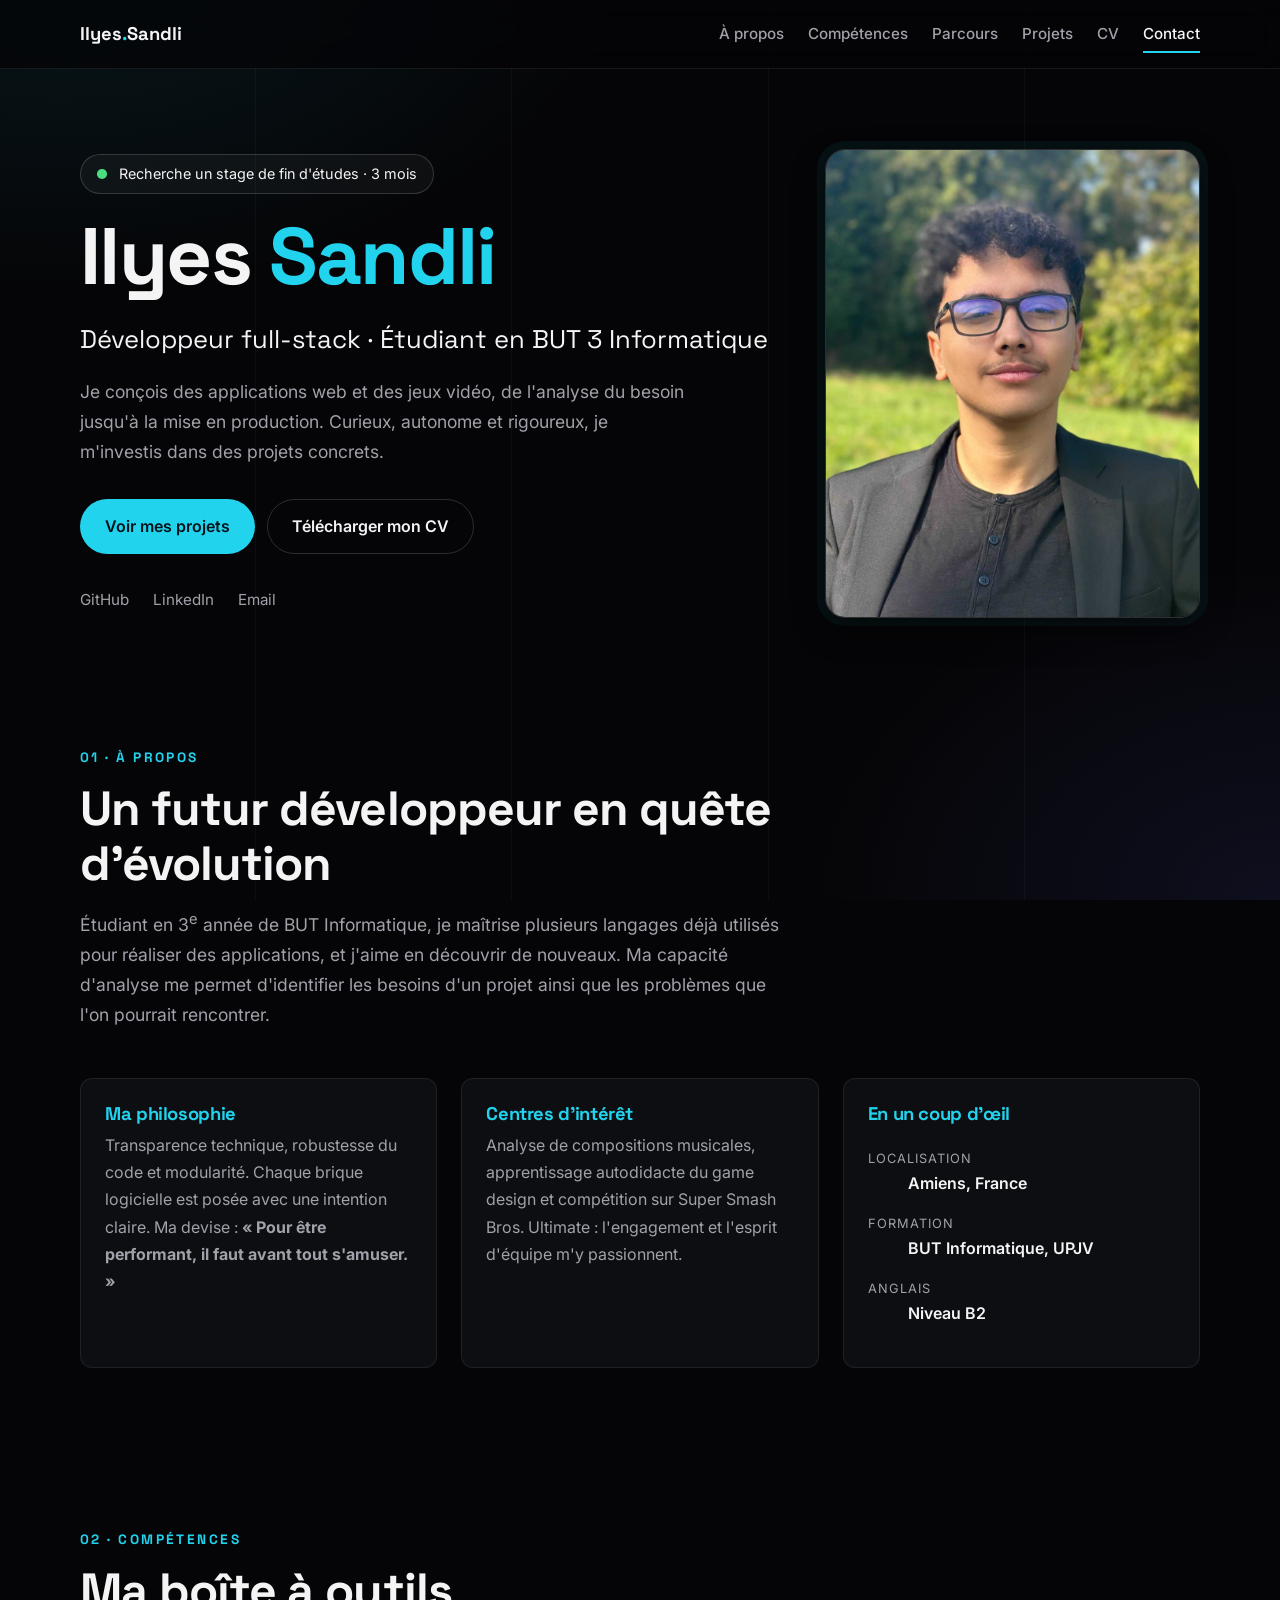
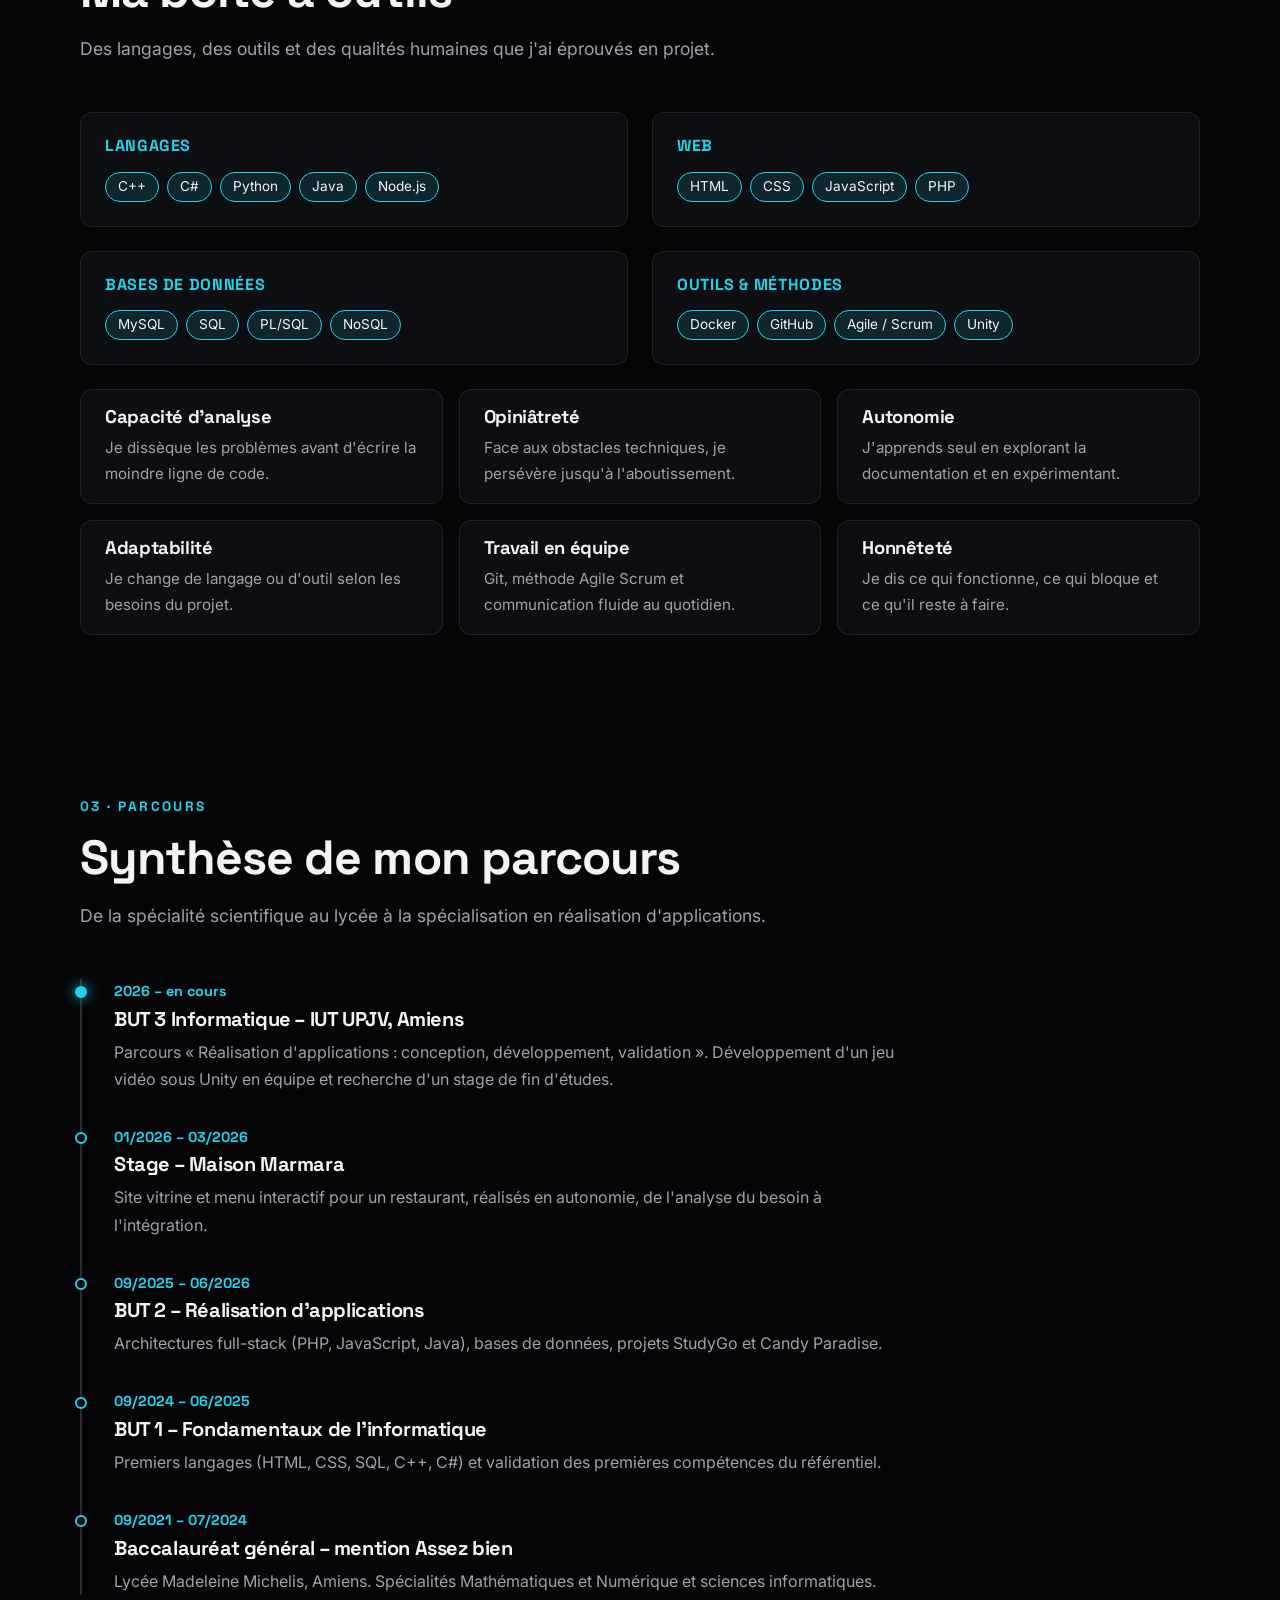
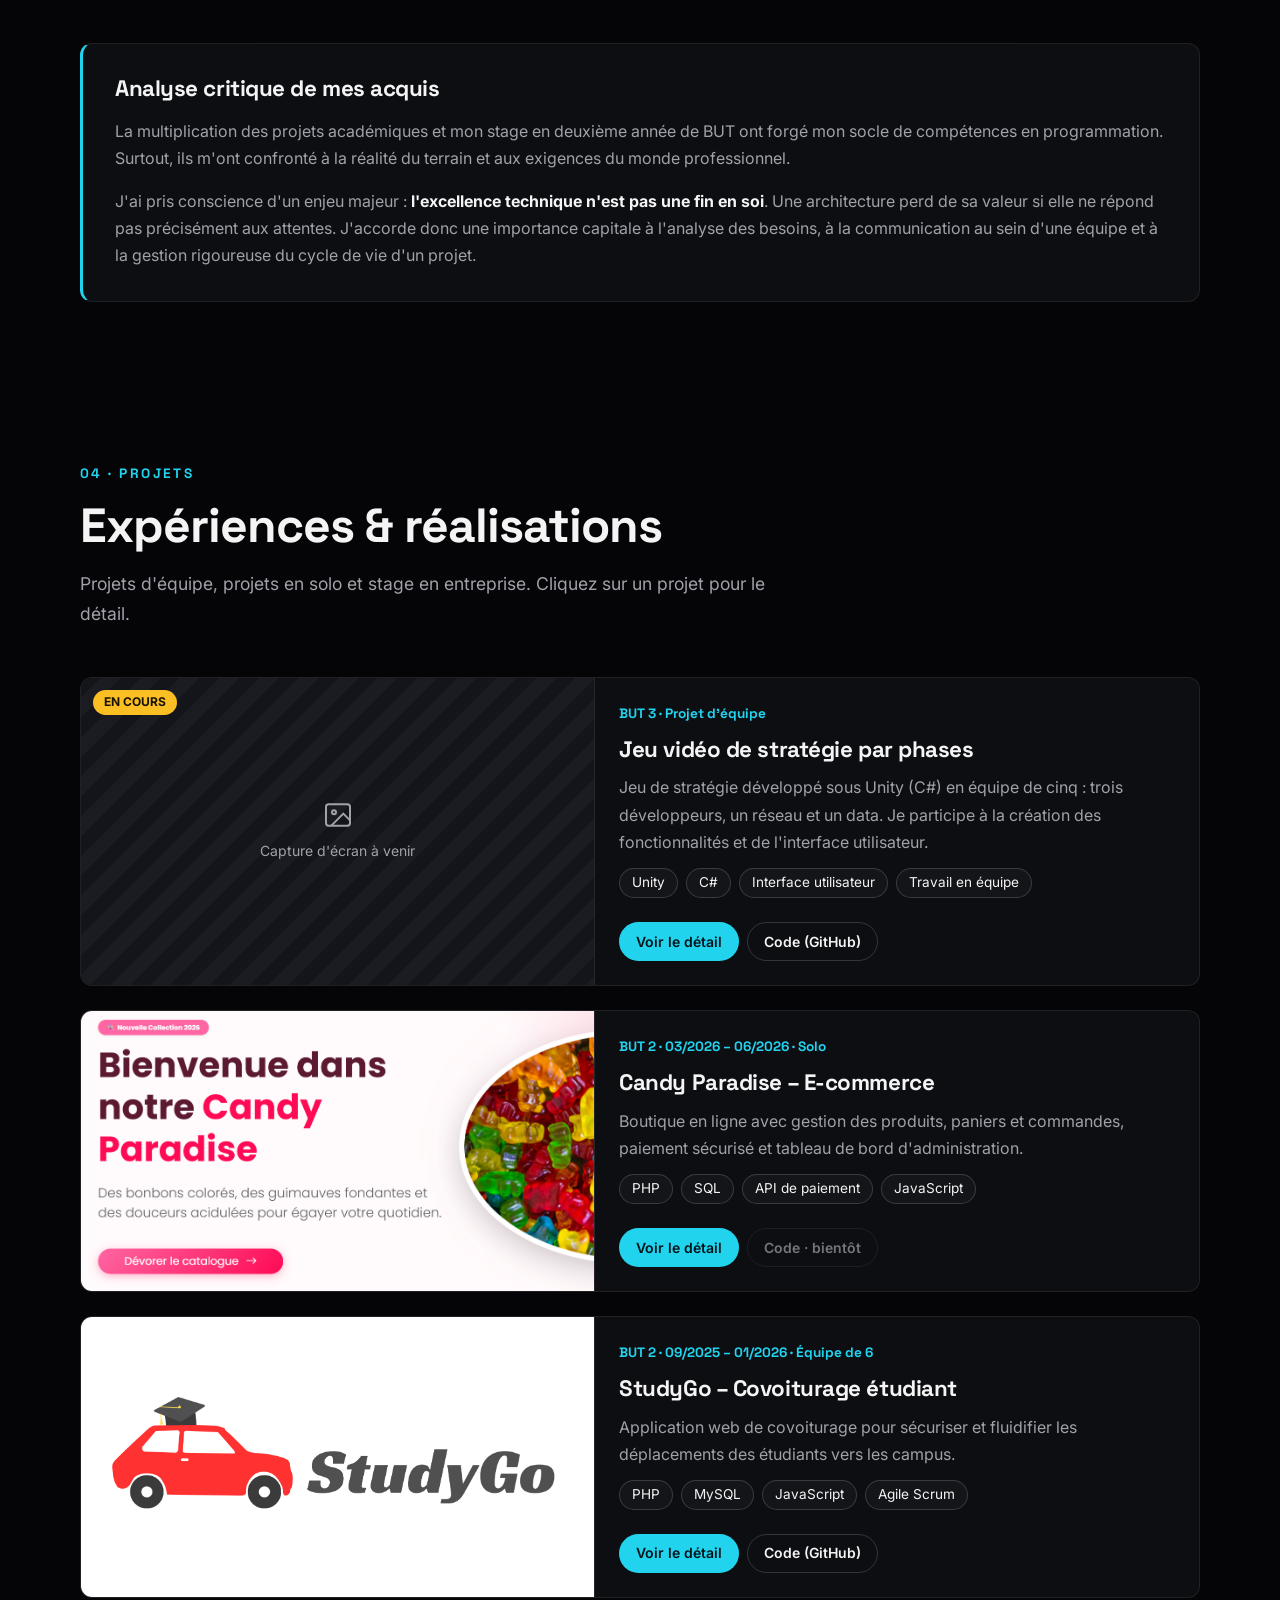
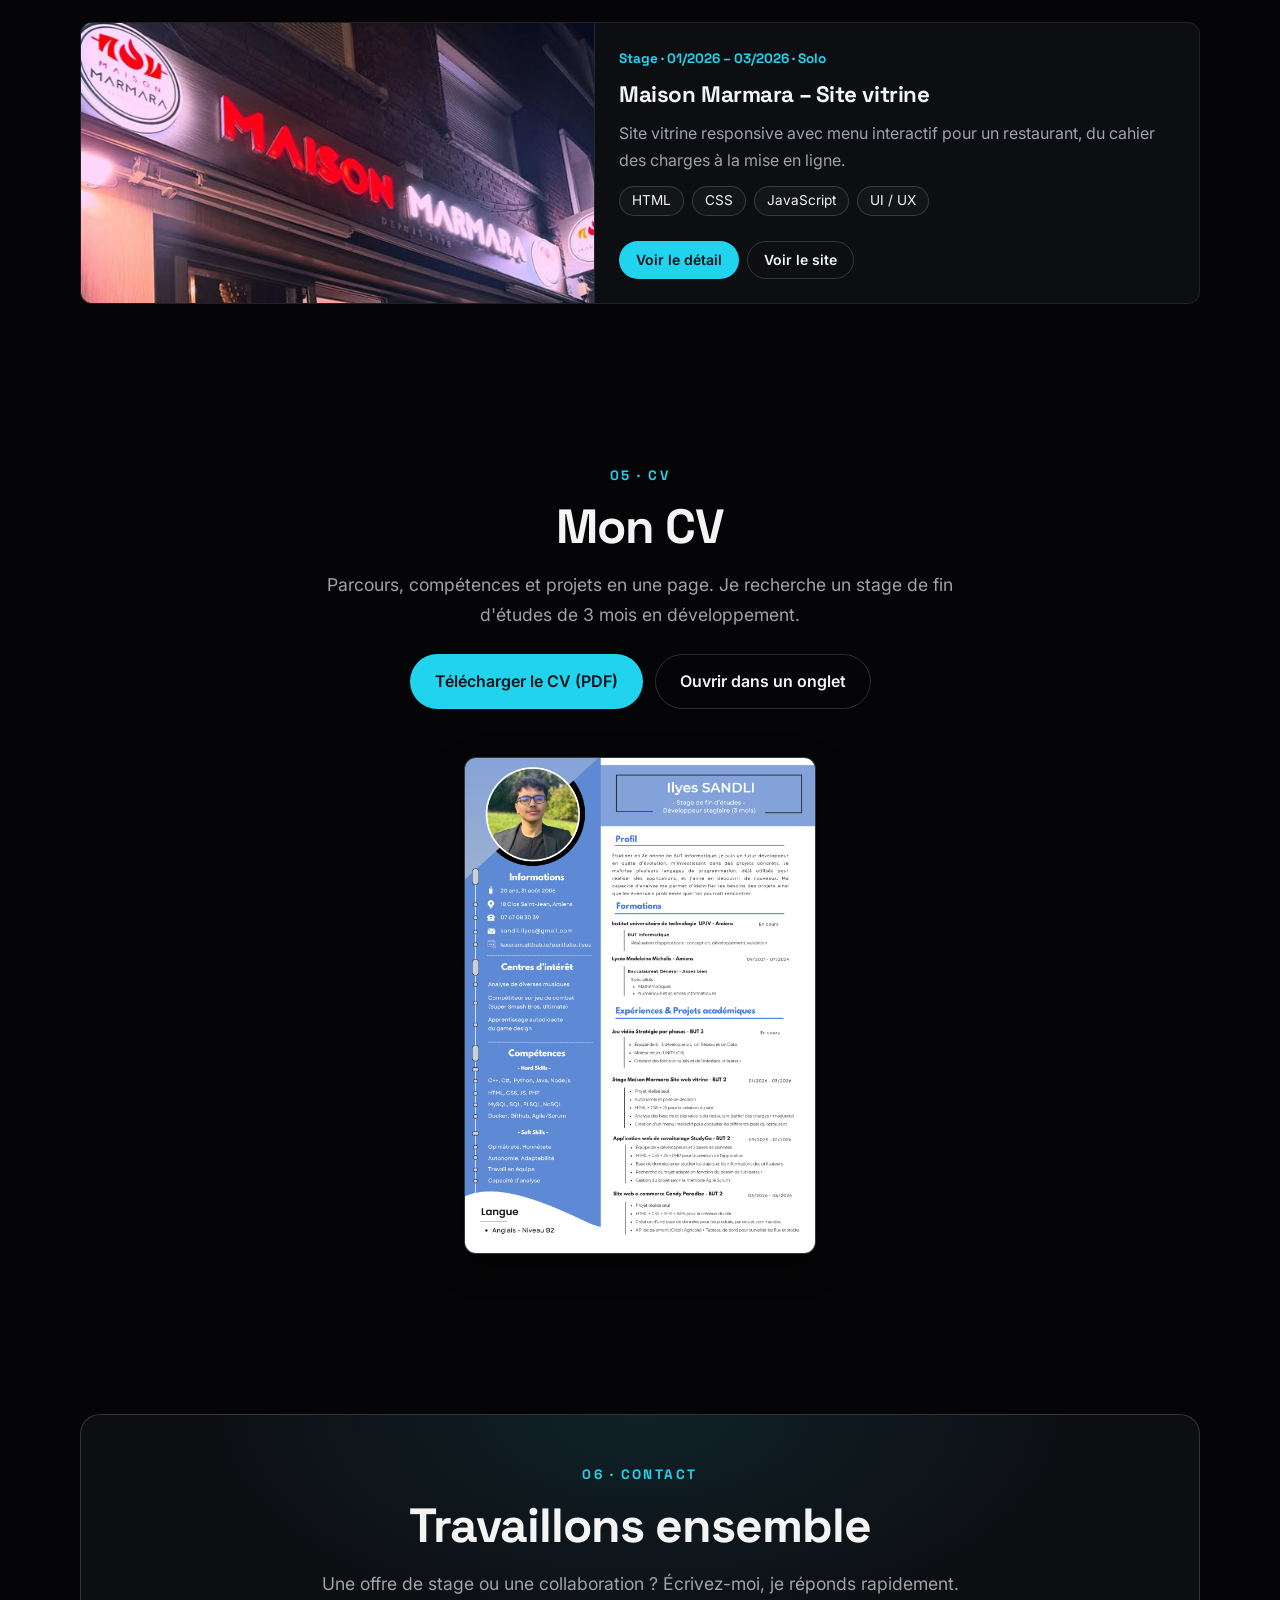
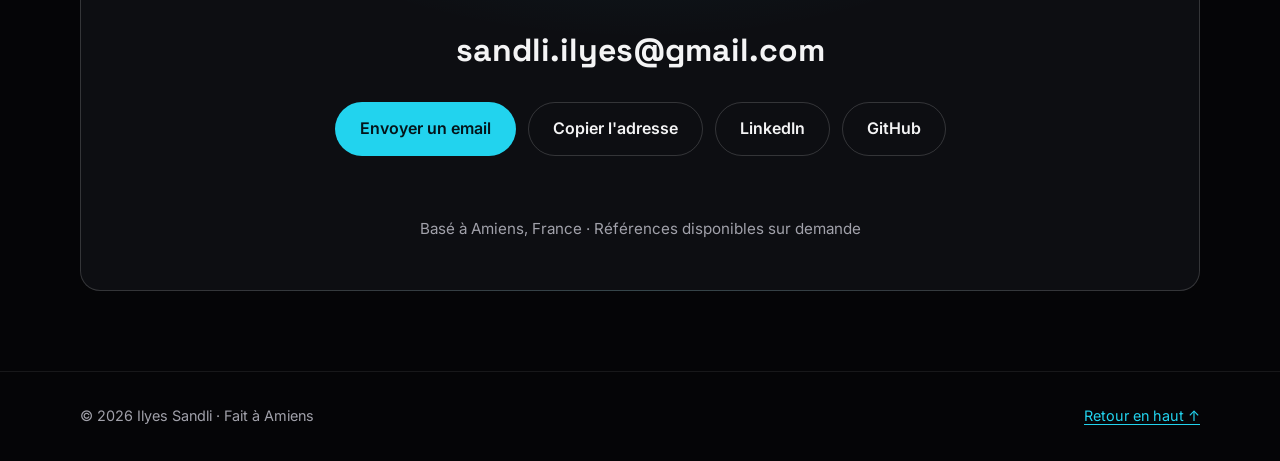
<file: index.html>
<!DOCTYPE html>
<html lang="fr">
<head>
    <meta charset="UTF-8">
    <meta name="viewport" content="width=device-width, initial-scale=1">
    <title>Ilyes Sandli – Développeur full-stack | Portfolio</title>
    <meta name="description" content="Portfolio d'Ilyes Sandli, étudiant en BUT 3 Informatique à Amiens, à la recherche d'un stage de fin d'études (3 mois) en développement : web, Unity, bases de données.">
    <meta name="author" content="Ilyes Sandli">
    <meta name="theme-color" content="#050507">
    <link rel="canonical" href="https://lexorom.github.io/portfolio-ilyes/">

    <meta property="og:type" content="website">
    <meta property="og:locale" content="fr_FR">
    <meta property="og:title" content="Ilyes Sandli – Développeur full-stack">
    <meta property="og:description" content="Étudiant en BUT 3 Informatique à Amiens, à la recherche d'un stage de fin d'études (3 mois).">
    <meta property="og:url" content="https://lexorom.github.io/portfolio-ilyes/">
    <meta property="og:image" content="https://lexorom.github.io/portfolio-ilyes/images/photo.jpg">
    <meta name="twitter:card" content="summary">

    <link rel="icon" href="images/favicon.svg" type="image/svg+xml">
    <link rel="preconnect" href="https://fonts.googleapis.com">
    <link rel="preconnect" href="https://fonts.gstatic.com" crossorigin>
    <link rel="stylesheet" href="https://fonts.googleapis.com/css2?family=Inter:wght@400;500;600&amp;family=Space+Grotesk:wght@500;700&amp;display=swap">
    <link rel="stylesheet" href="css/style.css">

    <script>document.documentElement.classList.add("js");</script>
    <script type="application/ld+json">
    {
        "@context": "https://schema.org",
        "@type": "Person",
        "name": "Ilyes Sandli",
        "jobTitle": "Étudiant en BUT Informatique – développeur",
        "url": "https://lexorom.github.io/portfolio-ilyes/",
        "image": "https://lexorom.github.io/portfolio-ilyes/images/photo.jpg",
        "address": { "@type": "PostalAddress", "addressLocality": "Amiens", "addressCountry": "FR" },
        "alumniOf": "Institut universitaire de technologie UPJV – Amiens",
        "knowsLanguage": ["fr", "en"],
        "sameAs": [
            "https://www.linkedin.com/in/ilyes-sandli-b37514383/",
            "https://github.com/lexorom"
        ]
    }
    </script>
</head>
<body>
    <a class="skip-link" href="#contenu">Aller au contenu</a>

    <div class="ambient" aria-hidden="true"></div>
    <div class="piano" id="piano" aria-hidden="true">
        <div class="piano__key"></div>
        <div class="piano__key"></div>
        <div class="piano__key"></div>
        <div class="piano__key"></div>
        <div class="piano__key"></div>
    </div>

    <header class="site-header">
        <div class="container site-header__inner">
            <a class="brand" href="#accueil">Ilyes<span>.</span>Sandli</a>
            <nav class="nav" aria-label="Navigation principale">
                <button class="nav__toggle" type="button" aria-expanded="false" aria-controls="nav-list">Menu</button>
                <ul class="nav__list" id="nav-list">
                    <li><a class="nav__link" href="#apropos">À propos</a></li>
                    <li><a class="nav__link" href="#competences">Compétences</a></li>
                    <li><a class="nav__link" href="#parcours">Parcours</a></li>
                    <li><a class="nav__link" href="#projets">Projets</a></li>
                    <li><a class="nav__link" href="#cv">CV</a></li>
                    <li><a class="nav__link" href="#contact">Contact</a></li>
                </ul>
            </nav>
        </div>
    </header>

    <main id="contenu">

        <!-- ================= ACCUEIL ================= -->
        <section class="hero" id="accueil" aria-labelledby="hero-title">
            <div class="container hero__grid">
                <div class="hero__text">
                    <p class="badge">
                        <span class="badge__dot" aria-hidden="true"></span>
                        Recherche un stage de fin d'études · 3 mois
                    </p>
                    <h1 class="hero__title" id="hero-title">Ilyes <span>Sandli</span></h1>
                    <p class="hero__role">Développeur full-stack · Étudiant en BUT 3 Informatique</p>
                    <p class="hero__lead">
                        Je conçois des applications web et des jeux vidéo, de l'analyse du besoin jusqu'à la mise en production.
                        Curieux, autonome et rigoureux, je m'investis dans des projets concrets.
                    </p>
                    <div class="hero__actions">
                        <a class="btn" href="#projets">Voir mes projets</a>
                        <a class="btn btn--ghost" href="fichiers/CV_ILYES_SANDLI.pdf" download>Télécharger mon CV</a>
                    </div>
                    <ul class="social" aria-label="Réseaux et contact">
                        <li><a class="social__link" href="https://github.com/lexorom" target="_blank" rel="noopener noreferrer">GitHub</a></li>
                        <li><a class="social__link" href="https://www.linkedin.com/in/ilyes-sandli-b37514383/" target="_blank" rel="noopener noreferrer">LinkedIn</a></li>
                        <li><a class="social__link" href="mailto:sandli.ilyes@gmail.com">Email</a></li>
                    </ul>
                </div>
                <figure class="hero__photo">
                    <img src="images/photo.jpg" alt="Portrait d'Ilyes Sandli" width="2248" height="2368" fetchpriority="high">
                </figure>
            </div>
        </section>

        <!-- ================= À PROPOS ================= -->
        <section class="section" id="apropos" aria-labelledby="apropos-title">
            <div class="container reveal">
                <header class="section__header">
                    <span class="section__eyebrow">01 · À propos</span>
                    <h2 class="section__title" id="apropos-title">Un futur développeur en quête d'évolution</h2>
                    <p class="section__lead">
                        Étudiant en 3<sup>e</sup> année de BUT Informatique, je maîtrise plusieurs langages déjà utilisés pour réaliser
                        des applications, et j'aime en découvrir de nouveaux. Ma capacité d'analyse me permet d'identifier les besoins
                        d'un projet ainsi que les problèmes que l'on pourrait rencontrer.
                    </p>
                </header>

                <div class="about__grid">
                    <article class="card">
                        <h3 class="card__title card__title--accent">Ma philosophie</h3>
                        <p>
                            Transparence technique, robustesse du code et modularité. Chaque brique logicielle est posée avec une
                            intention claire. Ma devise : <strong>« Pour être performant, il faut avant tout s'amuser. »</strong>
                        </p>
                    </article>
                    <article class="card">
                        <h3 class="card__title card__title--accent">Centres d'intérêt</h3>
                        <p>
                            Analyse de compositions musicales, apprentissage autodidacte du game design et compétition sur
                            Super Smash Bros. Ultimate : l'engagement et l'esprit d'équipe m'y passionnent.
                        </p>
                    </article>
                    <article class="card">
                        <h3 class="card__title card__title--accent">En un coup d'œil</h3>
                        <dl class="facts">
                            <div>
                                <dt class="facts__label">Localisation</dt>
                                <dd class="facts__value">Amiens, France</dd>
                            </div>
                            <div>
                                <dt class="facts__label">Formation</dt>
                                <dd class="facts__value">BUT Informatique, UPJV</dd>
                            </div>
                            <div>
                                <dt class="facts__label">Anglais</dt>
                                <dd class="facts__value">Niveau B2</dd>
                            </div>
                        </dl>
                    </article>
                </div>
            </div>
        </section>

        <!-- ================= COMPÉTENCES ================= -->
        <section class="section" id="competences" aria-labelledby="competences-title">
            <div class="container reveal">
                <header class="section__header">
                    <span class="section__eyebrow">02 · Compétences</span>
                    <h2 class="section__title" id="competences-title">Ma boîte à outils</h2>
                    <p class="section__lead">Des langages, des outils et des qualités humaines que j'ai éprouvés en projet.</p>
                </header>

                <div class="skills__grid">
                    <article class="card">
                        <h3 class="skills__group-title">Langages</h3>
                        <ul class="tags">
                            <li class="tag tag--accent">C++</li>
                            <li class="tag tag--accent">C#</li>
                            <li class="tag tag--accent">Python</li>
                            <li class="tag tag--accent">Java</li>
                            <li class="tag tag--accent">Node.js</li>
                        </ul>
                    </article>
                    <article class="card">
                        <h3 class="skills__group-title">Web</h3>
                        <ul class="tags">
                            <li class="tag tag--accent">HTML</li>
                            <li class="tag tag--accent">CSS</li>
                            <li class="tag tag--accent">JavaScript</li>
                            <li class="tag tag--accent">PHP</li>
                        </ul>
                    </article>
                    <article class="card">
                        <h3 class="skills__group-title">Bases de données</h3>
                        <ul class="tags">
                            <li class="tag tag--accent">MySQL</li>
                            <li class="tag tag--accent">SQL</li>
                            <li class="tag tag--accent">PL/SQL</li>
                            <li class="tag tag--accent">NoSQL</li>
                        </ul>
                    </article>
                    <article class="card">
                        <h3 class="skills__group-title">Outils &amp; méthodes</h3>
                        <ul class="tags">
                            <li class="tag tag--accent">Docker</li>
                            <li class="tag tag--accent">GitHub</li>
                            <li class="tag tag--accent">Agile / Scrum</li>
                            <li class="tag tag--accent">Unity</li>
                        </ul>
                    </article>
                </div>

                <ul class="soft-skills">
                    <li class="card">
                        <h3 class="card__title">Capacité d'analyse</h3>
                        <p>Je dissèque les problèmes avant d'écrire la moindre ligne de code.</p>
                    </li>
                    <li class="card">
                        <h3 class="card__title">Opiniâtreté</h3>
                        <p>Face aux obstacles techniques, je persévère jusqu'à l'aboutissement.</p>
                    </li>
                    <li class="card">
                        <h3 class="card__title">Autonomie</h3>
                        <p>J'apprends seul en explorant la documentation et en expérimentant.</p>
                    </li>
                    <li class="card">
                        <h3 class="card__title">Adaptabilité</h3>
                        <p>Je change de langage ou d'outil selon les besoins du projet.</p>
                    </li>
                    <li class="card">
                        <h3 class="card__title">Travail en équipe</h3>
                        <p>Git, méthode Agile Scrum et communication fluide au quotidien.</p>
                    </li>
                    <li class="card">
                        <h3 class="card__title">Honnêteté</h3>
                        <p>Je dis ce qui fonctionne, ce qui bloque et ce qu'il reste à faire.</p>
                    </li>
                </ul>
            </div>
        </section>

        <!-- ================= PARCOURS ================= -->
        <section class="section" id="parcours" aria-labelledby="parcours-title">
            <div class="container reveal">
                <header class="section__header">
                    <span class="section__eyebrow">03 · Parcours</span>
                    <h2 class="section__title" id="parcours-title">Synthèse de mon parcours</h2>
                    <p class="section__lead">De la spécialité scientifique au lycée à la spécialisation en réalisation d'applications.</p>
                </header>

                <ol class="timeline">
                    <li class="timeline__item timeline__item--current">
                        <span class="timeline__date">2026 – en cours</span>
                        <h3 class="timeline__title">BUT 3 Informatique – IUT UPJV, Amiens</h3>
                        <p>
                            Parcours « Réalisation d'applications : conception, développement, validation ».
                            Développement d'un jeu vidéo sous Unity en équipe et recherche d'un stage de fin d'études.
                        </p>
                    </li>
                    <li class="timeline__item">
                        <span class="timeline__date">01/2026 – 03/2026</span>
                        <h3 class="timeline__title">Stage – Maison Marmara</h3>
                        <p>Site vitrine et menu interactif pour un restaurant, réalisés en autonomie, de l'analyse du besoin à l'intégration.</p>
                    </li>
                    <li class="timeline__item">
                        <span class="timeline__date">09/2025 – 06/2026</span>
                        <h3 class="timeline__title">BUT 2 – Réalisation d'applications</h3>
                        <p>Architectures full-stack (PHP, JavaScript, Java), bases de données, projets StudyGo et Candy Paradise.</p>
                    </li>
                    <li class="timeline__item">
                        <span class="timeline__date">09/2024 – 06/2025</span>
                        <h3 class="timeline__title">BUT 1 – Fondamentaux de l'informatique</h3>
                        <p>Premiers langages (HTML, CSS, SQL, C++, C#) et validation des premières compétences du référentiel.</p>
                    </li>
                    <li class="timeline__item">
                        <span class="timeline__date">09/2021 – 07/2024</span>
                        <h3 class="timeline__title">Baccalauréat général – mention Assez bien</h3>
                        <p>Lycée Madeleine Michelis, Amiens. Spécialités Mathématiques et Numérique et sciences informatiques.</p>
                    </li>
                </ol>

                <article class="review">
                    <h3 class="review__title">Analyse critique de mes acquis</h3>
                    <p>
                        La multiplication des projets académiques et mon stage en deuxième année de BUT ont forgé mon socle de
                        compétences en programmation. Surtout, ils m'ont confronté à la réalité du terrain et aux exigences du monde
                        professionnel.
                    </p>
                    <p>
                        J'ai pris conscience d'un enjeu majeur : <strong>l'excellence technique n'est pas une fin en soi</strong>.
                        Une architecture perd de sa valeur si elle ne répond pas précisément aux attentes. J'accorde donc une
                        importance capitale à l'analyse des besoins, à la communication au sein d'une équipe et à la gestion
                        rigoureuse du cycle de vie d'un projet.
                    </p>
                </article>
            </div>
        </section>

        <!-- ================= PROJETS ================= -->
        <section class="section" id="projets" aria-labelledby="projets-title">
            <div class="container reveal">
                <header class="section__header">
                    <span class="section__eyebrow">04 · Projets</span>
                    <h2 class="section__title" id="projets-title">Expériences &amp; réalisations</h2>
                    <p class="section__lead">Projets d'équipe, projets en solo et stage en entreprise. Cliquez sur un projet pour le détail.</p>
                </header>

                <div class="projects__grid">

                    <!-- Projet Unity (en cours) -->
                    <article class="card project-card">
                        <div class="project-card__media">
                            <div class="placeholder" role="img" aria-label="Capture d'écran du jeu Unity à venir">
                                <svg viewBox="0 0 24 24" fill="none" stroke-width="1.5" aria-hidden="true"><rect x="3" y="4" width="18" height="16" rx="2"/><circle cx="9" cy="10" r="1.5"/><path d="m21 16-5-5-9 9"/></svg>
                                Capture d'écran à venir
                            </div>
                            <span class="project-card__status">En cours</span>
                        </div>
                        <div class="project-card__body">
                            <span class="project-card__meta">BUT 3 · Projet d'équipe</span>
                            <h3 class="project-card__title">Jeu vidéo de stratégie par phases</h3>
                            <p>
                                Jeu de stratégie développé sous Unity (C#) en équipe de cinq : trois développeurs, un réseau et un data.
                                Je participe à la création des fonctionnalités et de l'interface utilisateur.
                            </p>
                            <ul class="tags" aria-label="Technologies">
                                <li class="tag">Unity</li>
                                <li class="tag">C#</li>
                                <li class="tag">Interface utilisateur</li>
                                <li class="tag">Travail en équipe</li>
                            </ul>
                            <div class="project-card__actions">
                                <button class="btn btn--sm" type="button" data-dialog-open="project-unity">Voir le détail</button>
                                <a class="btn btn--sm btn--ghost" href="https://github.com/UserNem1/SAE-BUT3" target="_blank" rel="noopener noreferrer">Code (GitHub)</a>
                            </div>
                        </div>
                    </article>

                    <!-- Candy Paradise -->
                    <article class="card project-card">
                        <div class="project-card__media project-card__media--left">
                            <img src="images/e-commerce.png" alt="Page d'accueil du site e-commerce Candy Paradise" width="1707" height="640" loading="lazy">
                        </div>
                        <div class="project-card__body">
                            <span class="project-card__meta">BUT 2 · 03/2026 – 06/2026 · Solo</span>
                            <h3 class="project-card__title">Candy Paradise – E-commerce</h3>
                            <p>Boutique en ligne avec gestion des produits, paniers et commandes, paiement sécurisé et tableau de bord d'administration.</p>
                            <ul class="tags" aria-label="Technologies">
                                <li class="tag">PHP</li>
                                <li class="tag">SQL</li>
                                <li class="tag">API de paiement</li>
                                <li class="tag">JavaScript</li>
                            </ul>
                            <div class="project-card__actions">
                                <button class="btn btn--sm" type="button" data-dialog-open="project-candy">Voir le détail</button>
                                <a class="btn btn--sm btn--ghost" aria-disabled="true">Code · bientôt</a>
                            </div>
                        </div>
                    </article>

                    <!-- StudyGo -->
                    <article class="card project-card">
                        <div class="project-card__media project-card__media--contain">
                            <img src="images/study_go.png" alt="Logo de la plateforme de covoiturage StudyGo" width="1393" height="382" loading="lazy">
                        </div>
                        <div class="project-card__body">
                            <span class="project-card__meta">BUT 2 · 09/2025 – 01/2026 · Équipe de 6</span>
                            <h3 class="project-card__title">StudyGo – Covoiturage étudiant</h3>
                            <p>Application web de covoiturage pour sécuriser et fluidifier les déplacements des étudiants vers les campus.</p>
                            <ul class="tags" aria-label="Technologies">
                                <li class="tag">PHP</li>
                                <li class="tag">MySQL</li>
                                <li class="tag">JavaScript</li>
                                <li class="tag">Agile Scrum</li>
                            </ul>
                            <div class="project-card__actions">
                                <button class="btn btn--sm" type="button" data-dialog-open="project-studygo">Voir le détail</button>
                                <a class="btn btn--sm btn--ghost" href="https://github.com/Andy80130/SAE3_20252026" target="_blank" rel="noopener noreferrer">Code (GitHub)</a>
                            </div>
                        </div>
                    </article>

                    <!-- Maison Marmara -->
                    <article class="card project-card">
                        <div class="project-card__media">
                            <img src="images/marmara.png" alt="Site vitrine de la Maison Marmara" width="646" height="353" loading="lazy">
                        </div>
                        <div class="project-card__body">
                            <span class="project-card__meta">Stage · 01/2026 – 03/2026 · Solo</span>
                            <h3 class="project-card__title">Maison Marmara – Site vitrine</h3>
                            <p>Site vitrine responsive avec menu interactif pour un restaurant, du cahier des charges à la mise en ligne.</p>
                            <ul class="tags" aria-label="Technologies">
                                <li class="tag">HTML</li>
                                <li class="tag">CSS</li>
                                <li class="tag">JavaScript</li>
                                <li class="tag">UI / UX</li>
                            </ul>
                            <div class="project-card__actions">
                                <button class="btn btn--sm" type="button" data-dialog-open="project-marmara">Voir le détail</button>
                                <a class="btn btn--sm btn--ghost" href="projets/marmara/index.html" target="_blank" rel="noopener">Voir le site</a>
                            </div>
                        </div>
                    </article>
                </div>
            </div>
        </section>

        <!-- ================= CV ================= -->
        <section class="section" id="cv" aria-labelledby="cv-title">
            <div class="container reveal">
                <div class="cv__content">
                    <span class="section__eyebrow">05 · CV</span>
                    <h2 class="section__title" id="cv-title">Mon CV</h2>
                    <p class="section__lead">
                        Parcours, compétences et projets en une page. Je recherche un stage de fin d'études de 3 mois
                        en développement.
                    </p>
                    <div class="cv__actions">
                        <a class="btn" href="fichiers/CV_ILYES_SANDLI.pdf" download>Télécharger le CV (PDF)</a>
                        <a class="btn btn--ghost" href="fichiers/CV_ILYES_SANDLI.pdf" target="_blank" rel="noopener noreferrer">Ouvrir dans un onglet</a>
                    </div>
                    <button class="cv__preview" type="button" data-lightbox="images/CV_ILYES_SANDLI.png" data-lightbox-alt="CV d'Ilyes Sandli, étudiant en BUT 3 Informatique" aria-label="Agrandir l'aperçu du CV">
                        <img src="images/CV_ILYES_SANDLI.png" alt="Aperçu du CV d'Ilyes Sandli" width="1240" height="1754" loading="lazy">
                    </button>
                </div>
            </div>
        </section>

        <!-- ================= CONTACT ================= -->
        <section class="section" id="contact" aria-labelledby="contact-title">
            <div class="container reveal">
                <div class="contact__panel">
                    <span class="section__eyebrow">06 · Contact</span>
                    <h2 class="section__title" id="contact-title">Travaillons ensemble</h2>
                    <p class="section__lead">Une offre de stage ou une collaboration ? Écrivez-moi, je réponds rapidement.</p>
                    <a class="contact__email" href="mailto:sandli.ilyes@gmail.com?subject=Contact%20depuis%20votre%20portfolio" id="contact-email">sandli.ilyes@gmail.com</a>
                    <div class="contact__actions">
                        <a class="btn" href="mailto:sandli.ilyes@gmail.com?subject=Contact%20depuis%20votre%20portfolio">Envoyer un email</a>
                        <button class="btn btn--ghost" type="button" id="copy-email">Copier l'adresse</button>
                        <a class="btn btn--ghost" href="https://www.linkedin.com/in/ilyes-sandli-b37514383/" target="_blank" rel="noopener noreferrer">LinkedIn</a>
                        <a class="btn btn--ghost" href="https://github.com/lexorom" target="_blank" rel="noopener noreferrer">GitHub</a>
                    </div>
                    <p class="contact__status" id="copy-status" role="status" aria-live="polite"></p>
                    <p class="contact__meta">Basé à Amiens, France · Références disponibles sur demande</p>
                </div>
            </div>
        </section>
    </main>

    <footer class="site-footer">
        <div class="container site-footer__inner">
            <p>© <span id="year">2026</span> Ilyes Sandli · Fait à Amiens</p>
            <a href="#accueil">Retour en haut ↑</a>
        </div>
    </footer>

    <!-- ================= FENÊTRES DE DÉTAIL DES PROJETS ================= -->
    <dialog class="dialog" id="project-unity" aria-labelledby="project-unity-title">
        <button class="dialog__close" type="button" data-dialog-close aria-label="Fermer">×</button>
        <div class="dialog__body">
            <span class="project-card__meta">BUT 3 · Projet d'équipe · En cours</span>
            <h3 class="dialog__title" id="project-unity-title">Jeu vidéo de stratégie par phases</h3>
            <p>Jeu de stratégie par phases développé sous Unity, dans le cadre du projet de troisième année de BUT.</p>

            <h4 class="dialog__heading">Contexte</h4>
            <ul class="dialog__list">
                <li>Équipe de 5 : 3 développeurs, 1 réseau et 1 data.</li>
                <li>Moteur de jeu Unity, langage C#.</li>
            </ul>

            <h4 class="dialog__heading">Ma contribution</h4>
            <ul class="dialog__list">
                <li>Création des fonctionnalités du jeu.</li>
                <li>Conception et développement de l'interface utilisateur.</li>
                <!-- TODO : détailler les fonctionnalités réalisées (systèmes de phases, IA, UI…) -->
            </ul>

            <ul class="tags" aria-label="Technologies">
                <li class="tag tag--accent">Unity</li>
                <li class="tag tag--accent">C#</li>
                <li class="tag tag--accent">Interface utilisateur</li>
                <li class="tag tag--accent">Travail en équipe</li>
            </ul>

            <h4 class="dialog__heading">Aperçus</h4>
            <div class="gallery">
                <!-- TODO : remplacer ces espaces par des <button class="gallery__item" data-lightbox="images/…"><img …></button> -->
                <div class="gallery__item gallery__item--placeholder"><div class="placeholder" role="img" aria-label="Capture d'écran à venir">Capture d'écran à venir</div></div>
                <div class="gallery__item gallery__item--placeholder"><div class="placeholder" role="img" aria-label="Capture d'écran à venir">Capture d'écran à venir</div></div>
            </div>

            <div class="dialog__actions">
                <a class="btn btn--sm btn--ghost" href="https://github.com/UserNem1/SAE-BUT3" target="_blank" rel="noopener noreferrer">Code (GitHub)</a>
                <a class="btn btn--sm btn--ghost" aria-disabled="true">Vidéo · bientôt</a>
            </div>
        </div>
    </dialog>

    <dialog class="dialog" id="project-candy" aria-labelledby="project-candy-title">
        <button class="dialog__close" type="button" data-dialog-close aria-label="Fermer">×</button>
        <div class="dialog__body">
            <span class="project-card__meta">BUT 2 · 03/2026 – 06/2026 · Projet réalisé seul</span>
            <h3 class="dialog__title" id="project-candy-title">Candy Paradise – Site e-commerce</h3>
            <p>Plateforme marchande complète avec backoffice d'administration et paiement en ligne sécurisé.</p>

            <h4 class="dialog__heading">Ce que j'ai réalisé</h4>
            <ul class="dialog__list">
                <li>Conception de la base de données : produits, paniers et commandes.</li>
                <li>Gestion complète du panier et du cycle de commande.</li>
                <li>Intégration de l'API de paiement (Crédit Agricole, e-Transactions) avec sécurisation des flux.</li>
                <li>Tableau de bord d'administration pour surveiller les flux et les stocks.</li>
            </ul>

            <ul class="tags" aria-label="Technologies">
                <li class="tag tag--accent">HTML</li>
                <li class="tag tag--accent">CSS</li>
                <li class="tag tag--accent">PHP</li>
                <li class="tag tag--accent">SQL</li>
                <li class="tag tag--accent">API de paiement</li>
                <li class="tag tag--accent">Sécurité web</li>
            </ul>

            <h4 class="dialog__heading">Aperçus</h4>
            <div class="gallery">
                <button class="gallery__item" type="button" data-lightbox="images/ecommerce_num1.png" data-lightbox-alt="Candy Paradise – capture 1">
                    <img src="images/ecommerce_num1.png" alt="Candy Paradise – capture d'écran 1" width="1812" height="918" loading="lazy">
                </button>
                <button class="gallery__item" type="button" data-lightbox="images/ecommerce_num2.png" data-lightbox-alt="Candy Paradise – capture 2">
                    <img src="images/ecommerce_num2.png" alt="Candy Paradise – capture d'écran 2" width="1817" height="903" loading="lazy">
                </button>
                <button class="gallery__item" type="button" data-lightbox="images/ecommerce_num3.png" data-lightbox-alt="Candy Paradise – capture 3">
                    <img src="images/ecommerce_num3.png" alt="Candy Paradise – capture d'écran 3" width="1813" height="900" loading="lazy">
                </button>
            </div>

            <div class="dialog__actions">
                <a class="btn btn--sm btn--ghost" aria-disabled="true">Code · bientôt</a>
            </div>
        </div>
    </dialog>

    <dialog class="dialog" id="project-studygo" aria-labelledby="project-studygo-title">
        <button class="dialog__close" type="button" data-dialog-close aria-label="Fermer">×</button>
        <div class="dialog__body">
            <span class="project-card__meta">BUT 2 · 09/2025 – 01/2026 · Équipe de 4 développeurs et 2 bases de données</span>
            <h3 class="dialog__title" id="project-studygo-title">StudyGo – Plateforme de covoiturage</h3>
            <p>Application web de mise en relation pour le covoiturage universitaire.</p>

            <h4 class="dialog__heading">Fonctionnalités</h4>
            <ul class="dialog__list">
                <li>Authentification stricte des étudiants et des professeurs.</li>
                <li>Publication, réservation, édition et suppression de trajets, avec messagerie.</li>
                <li>Recherche du trajet adapté au besoin de l'utilisateur.</li>
                <li>Modules de sécurité : signalement et liste noire.</li>
                <li>Base de données des trajets et des informations utilisateurs.</li>
                <li>Gestion du projet selon la méthode Agile Scrum.</li>
            </ul>

            <ul class="tags" aria-label="Technologies">
                <li class="tag tag--accent">PHP</li>
                <li class="tag tag--accent">MySQL</li>
                <li class="tag tag--accent">HTML</li>
                <li class="tag tag--accent">CSS</li>
                <li class="tag tag--accent">JavaScript</li>
                <li class="tag tag--accent">Agile Scrum</li>
            </ul>

            <h4 class="dialog__heading">Aperçus</h4>
            <div class="gallery">
                <button class="gallery__item" type="button" data-lightbox="images/study_go_num1.png" data-lightbox-alt="StudyGo – capture 1">
                    <img src="images/study_go_num1.png" alt="StudyGo – capture d'écran 1" width="863" height="545" loading="lazy">
                </button>
                <button class="gallery__item" type="button" data-lightbox="images/study_go_num2.png" data-lightbox-alt="StudyGo – capture 2">
                    <img src="images/study_go_num2.png" alt="StudyGo – capture d'écran 2" width="827" height="556" loading="lazy">
                </button>
                <button class="gallery__item" type="button" data-lightbox="images/study_go_num3.png" data-lightbox-alt="StudyGo – capture 3">
                    <img src="images/study_go_num3.png" alt="StudyGo – capture d'écran 3" width="911" height="484" loading="lazy">
                </button>
            </div>

            <div class="dialog__actions">
                <a class="btn btn--sm btn--ghost" href="https://github.com/Andy80130/SAE3_20252026" target="_blank" rel="noopener noreferrer">Code (GitHub)</a>
            </div>
        </div>
    </dialog>

    <dialog class="dialog" id="project-marmara" aria-labelledby="project-marmara-title">
        <button class="dialog__close" type="button" data-dialog-close aria-label="Fermer">×</button>
        <div class="dialog__body">
            <span class="project-card__meta">Stage · 01/2026 – 03/2026 · Projet réalisé seul</span>
            <h3 class="dialog__title" id="project-marmara-title">Maison Marmara – Site vitrine</h3>
            <p>Mission de stage : site vitrine responsive avec menu interactif pour un établissement de restauration.</p>

            <h4 class="dialog__heading">Ce que j'ai réalisé</h4>
            <ul class="dialog__list">
                <li>Analyse des besoins et des valeurs du restaurant : cahier des charges et maquettes.</li>
                <li>Menu interactif pour consulter les plats, avec animations fluides (zoom sur les produits, navigation paginée).</li>
                <li>Intégration entièrement responsive.</li>
                <li>Prises de vue photographiques sur place.</li>
                <li>Section dédiée aux autres établissements de l'enseigne.</li>
            </ul>
            <p>Autonomie et prise de décision tout au long de la mission, avec validation par les maîtres de stage.</p>

            <ul class="tags" aria-label="Technologies">
                <li class="tag tag--accent">HTML</li>
                <li class="tag tag--accent">CSS</li>
                <li class="tag tag--accent">JavaScript</li>
                <li class="tag tag--accent">UI / UX</li>
                <li class="tag tag--accent">Sécurité web</li>
            </ul>

            <h4 class="dialog__heading">Aperçus</h4>
            <div class="gallery">
                <button class="gallery__item" type="button" data-lightbox="images/marmara_num1.png" data-lightbox-alt="Maison Marmara – capture 1">
                    <img src="images/marmara_num1.png" alt="Maison Marmara – capture d'écran 1" width="1837" height="901" loading="lazy">
                </button>
                <button class="gallery__item" type="button" data-lightbox="images/marmara_num2.png" data-lightbox-alt="Maison Marmara – capture 2">
                    <img src="images/marmara_num2.png" alt="Maison Marmara – capture d'écran 2" width="1836" height="887" loading="lazy">
                </button>
                <button class="gallery__item" type="button" data-lightbox="images/marmara_num3.png" data-lightbox-alt="Maison Marmara – capture 3">
                    <img src="images/marmara_num3.png" alt="Maison Marmara – capture d'écran 3" width="1393" height="881" loading="lazy">
                </button>
            </div>

            <div class="dialog__actions">
                <a class="btn btn--sm btn--ghost" href="projets/marmara/index.html" target="_blank" rel="noopener">Voir le site</a>
            </div>
        </div>
    </dialog>

    <!-- Aperçu plein écran (CV et captures) -->
    <dialog class="dialog dialog--lightbox" id="lightbox" aria-label="Aperçu en plein écran">
        <img id="lightbox-img" alt="">
    </dialog>

    <script src="js/main.js" defer></script>
    <script src="js/dialogs.js" defer></script>
    <script src="js/piano.js" defer></script>
</body>
</html>
</file>
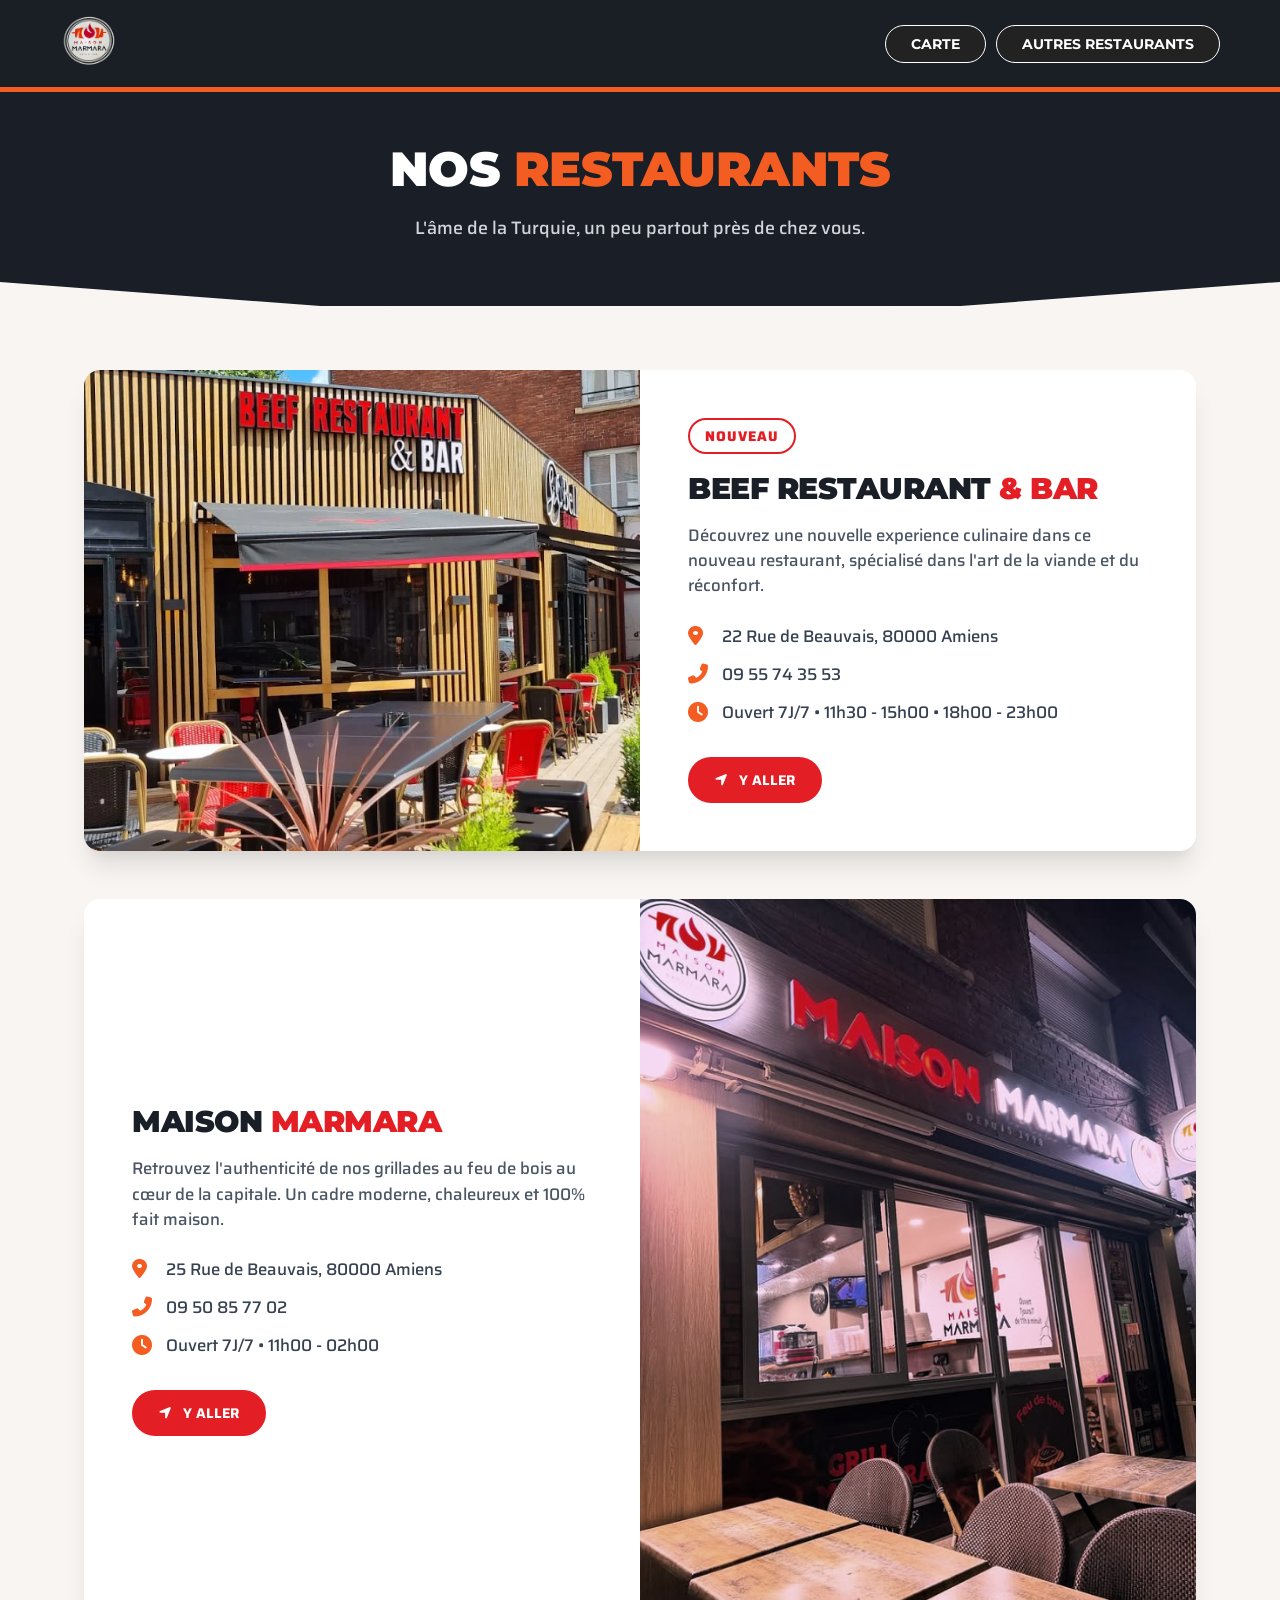
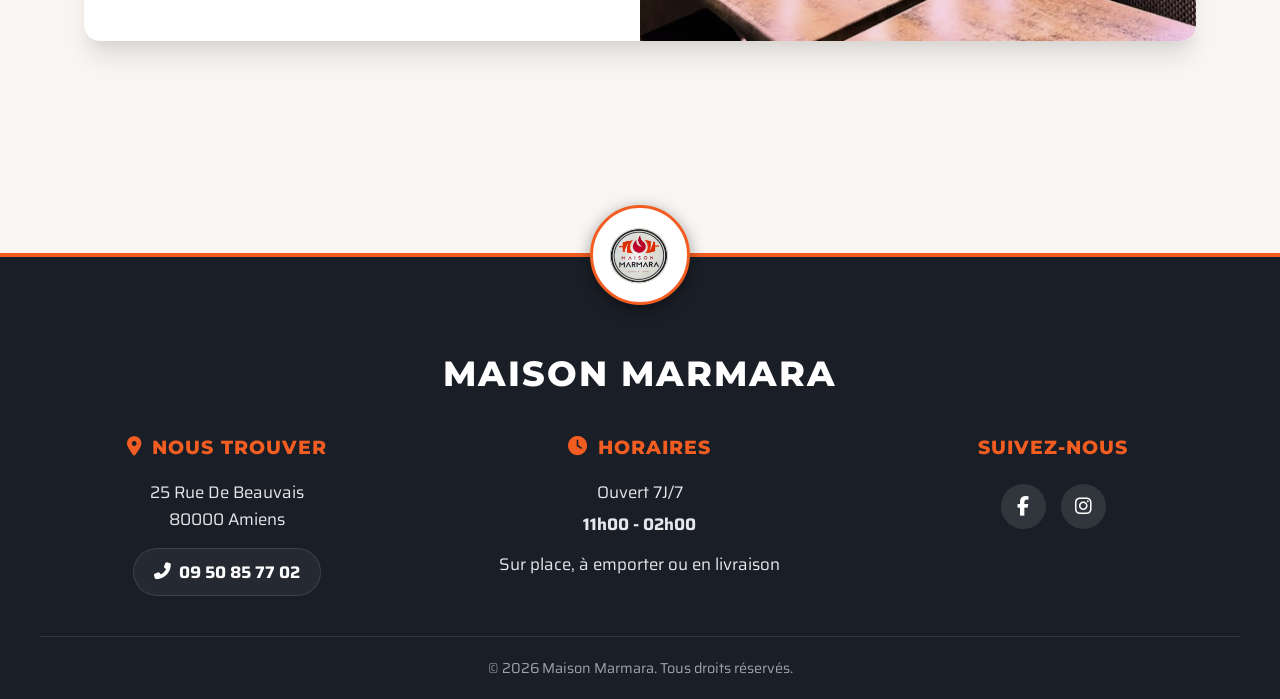
<file: projets/marmara/restaurants.html>
<!DOCTYPE html>
<html lang="fr">
<head>
    <meta charset="UTF-8">
    <meta name="viewport" content="width=device-width, initial-scale=1.0">
    <title>Nos Autres Restaurants - Maison Marmara</title>
    <link rel="stylesheet" href="css/style.css" />
    <link rel="stylesheet" href="css/restaurants.css" />
    <link href="https://fonts.googleapis.com/css2?family=Montserrat:wght@500;700;800;900&family=Saira:wght@400;500;600;700&display=swap" rel="stylesheet">
    <link rel="stylesheet" href="https://cdnjs.cloudflare.com/ajax/libs/font-awesome/6.4.0/css/all.min.css">
</head>
<body>
    <header>
        <nav>
            <div class="logo">
                <a href="index.html">
                    <img src="images/Maison_Marmara_Logo.png" alt="Maison Marmara Logo" class="logo-img">
                </a>
            </div>
            <div class="nav-links">
                <a href="menu.html">CARTE</a>
                <a href="restaurants.html">AUTRES RESTAURANTS</a>
            </div>
        </nav>
    </header>

    <div class="restaurants-hero">
        <h1 class="restaurants-title">
            NOS <span>RESTAURANTS</span>
        </h1>
        <p class="restaurants-subtitle">
            L'âme de la Turquie, un peu partout près de chez vous.
        </p>
        <div class="restaurants-hero-shape"></div>
    </div>

    <section class="restaurants-list">
        
        <div class="restaurant-card">
            <div class="restaurant-image">
                <img src="images/Sibell_Steak_House.jpg" alt="Maison Marmara Paris">
            </div>
            <div class="restaurant-info">
                <span class="badge-title badge-small">Nouveau</span>
                <h2 class="restaurant-name">
                    Beef Restaurant <span>& Bar</span>
                </h2>
                <p class="restaurant-desc">
                    Découvrez une nouvelle experience culinaire dans ce nouveau restaurant, spécialisé dans l'art de la viande et du réconfort.
                </p>
                <div class="restaurant-details">
                    <p><i class="fas fa-map-marker-alt"></i>22 Rue de Beauvais, 80000 Amiens</p>
                    <p><i class="fas fa-phone-alt"></i> 09 55 74 35 53</p>
                    <p><i class="fas fa-clock"></i> Ouvert 7J/7 • 11h30 - 15h00 • 18h00 - 23h00</p>
                </div>
                <a href="https://www.google.com/maps/dir//22+Rue+de+Beauvais,+80000+Amiens" target="_blank" class="btn-menu btn-small">
                    <i class="fas fa-location-arrow icon-margin"></i> Y aller
                </a>
            </div>
        </div>

        <div class="restaurant-card card-reverse">
            <div class="restaurant-image">
                <img src="images/Extérieur_restaurant.png" alt="Maison Marmara Lille" class="img-grayscale">
            </div>
            <div class="restaurant-info">
                <h2 class="restaurant-name">
                    Maison <span>Marmara</span>
                </h2>
                <p class="restaurant-desc">
                    Retrouvez l'authenticité de nos grillades au feu de bois au cœur de la capitale. Un cadre moderne, chaleureux et 100% fait maison.
                </p>
                <div class="restaurant-details">
                    <p><i class="fas fa-map-marker-alt"></i> 25 Rue de Beauvais, 80000 Amiens</p>
                    <p><i class="fas fa-phone-alt"></i> 09 50 85 77 02</p>
                    <p><i class="fas fa-clock"></i> Ouvert 7J/7 • 11h00 - 02h00</p>
                </div>
                <a href="https://www.google.com/maps/dir//25+Rue+de+Beauvais,+80000+Amiens" target="_blank" class="btn-menu btn-small">
                    <i class="fas fa-location-arrow icon-margin"></i> Y aller
                </a>
            </div>
        </div>

    </section>

    <footer class="main-footer">
        <div class="footer-logo-circle">
            <img src="images/Maison_Marmara_Logo.png" alt="Logo Maison Marmara">
        </div>
        <h3 class="footer-brand">Maison Marmara</h3>
        <div class="footer-content">
            <div class="footer-col">
                <h4><i class="fas fa-map-marker-alt"></i> Nous trouver</h4>
                <p>25 Rue De Beauvais<br>80000 Amiens</p>
                <a href="tel:+33950857702" class="footer-link">
                    <i class="fas fa-phone-alt"></i> 09 50 85 77 02
                </a>
            </div>
            <div class="footer-col">
                <h4><i class="fas fa-clock"></i> Horaires</h4>
                <p>Ouvert 7J/7</p>
                <p class="footer-hours">11h00 - 02h00</p>
                <p class="footer-services">Sur place, à emporter ou en livraison</p>
            </div>
            <div class="footer-col">
                <h4>Suivez-nous</h4>
                <div class="social-icons">
                    <a href="https://www.facebook.com/GrillMarmaraAmiens/?locale=fr_FR" aria-label="Facebook"><i class="fab fa-facebook-f"></i></a>
                    <a href="https://www.instagram.com/maison_marmara/" aria-label="Instagram"><i class="fab fa-instagram"></i></a>
                </div>
            </div>
        </div>
        <div class="footer-bottom">
            <p>© 2026 Maison Marmara. Tous droits réservés.</p>
        </div>
    </footer>
    <script src="js/script.js"></script>
</body>
</html>
</file>
<file: css/style.css>
/* ==========================================================================
   Portfolio – Ilyes Sandli
   Structure : tokens → base → layout → composants → sections → utilitaires
   Convention : BEM (bloc__élément--modificateur)
   ========================================================================== */

/* --------------------------------------------------------------------------
   1. Tokens
   -------------------------------------------------------------------------- */
:root {
    --color-bg: #050507;
    --color-surface: #0d0e12;
    --color-surface-raised: #14151b;
    --color-border: rgb(255 255 255 / 8%);
    --color-border-strong: rgb(255 255 255 / 16%);
    --color-text: #f4f4f5;
    --color-muted: #a1a1aa;
    --color-accent: #22d3ee;
    --color-accent-strong: #67e8f9;
    --color-accent-soft: rgb(34 211 238 / 12%);
    --color-on-accent: #04141a;
    --color-success: #4ade80;
    --color-warning: #fbbf24;

    --font-body: "Inter", system-ui, -apple-system, "Segoe UI", sans-serif;
    --font-display: "Space Grotesk", var(--font-body);

    --radius-sm: 6px;
    --radius-md: 12px;
    --radius-lg: 20px;
    --radius-pill: 999px;

    --space-1: 0.25rem;
    --space-2: 0.5rem;
    --space-3: 0.75rem;
    --space-4: 1rem;
    --space-5: 1.5rem;
    --space-6: 2rem;
    --space-7: 3rem;
    --space-8: 5rem;

    --container: 1120px;
    --header-height: 68px;
    --shadow-card: 0 12px 32px rgb(0 0 0 / 45%);
    --transition: 0.25s ease;
}

/* --------------------------------------------------------------------------
   2. Base
   -------------------------------------------------------------------------- */
*,
*::before,
*::after {
    box-sizing: border-box;
}

html {
    scroll-behavior: smooth;
    scroll-padding-top: calc(var(--header-height) + var(--space-5));
    color-scheme: dark;
    -webkit-text-size-adjust: 100%;
}

html:has(dialog[open]) {
    overflow: hidden;
}

body {
    margin: 0;
    background-color: var(--color-bg);
    color: var(--color-text);
    font-family: var(--font-body);
    font-size: 1rem;
    line-height: 1.7;
    text-rendering: optimizeLegibility;
    -webkit-font-smoothing: antialiased;
}

h1,
h2,
h3,
h4 {
    margin: 0;
    font-family: var(--font-display);
    line-height: 1.15;
    letter-spacing: -0.02em;
}

p {
    margin: 0;
    color: var(--color-muted);
}

ul,
ol {
    margin: 0;
    padding: 0;
    list-style: none;
}

img {
    display: block;
    max-width: 100%;
    height: auto;
}

a {
    color: var(--color-accent);
    text-underline-offset: 3px;
}

a:hover {
    color: var(--color-accent-strong);
}

button {
    font: inherit;
    color: inherit;
}

:focus-visible {
    outline: 2px solid var(--color-accent);
    outline-offset: 3px;
    border-radius: var(--radius-sm);
}

::selection {
    background: var(--color-accent);
    color: var(--color-on-accent);
}

/* --------------------------------------------------------------------------
   3. Accessibilité & utilitaires
   -------------------------------------------------------------------------- */
.visually-hidden {
    position: absolute;
    width: 1px;
    height: 1px;
    margin: -1px;
    padding: 0;
    overflow: hidden;
    clip-path: inset(50%);
    white-space: nowrap;
    border: 0;
}

.skip-link {
    position: fixed;
    top: var(--space-3);
    left: var(--space-3);
    z-index: 1000;
    padding: var(--space-2) var(--space-4);
    background: var(--color-accent);
    color: var(--color-on-accent);
    font-weight: 600;
    text-decoration: none;
    border-radius: var(--radius-sm);
    transform: translateY(-200%);
}

.skip-link:focus {
    transform: translateY(0);
    color: var(--color-on-accent);
}

/* --------------------------------------------------------------------------
   4. Arrière-plan (ambiance + touches de piano)
   -------------------------------------------------------------------------- */
.ambient {
    position: fixed;
    inset: 0;
    z-index: -2;
    pointer-events: none;
    background:
        radial-gradient(60rem 40rem at 5% -10%, rgb(34 211 238 / 10%), transparent 60%),
        radial-gradient(50rem 36rem at 100% 100%, rgb(99 102 241 / 10%), transparent 60%),
        var(--color-bg);
}

.piano {
    position: fixed;
    inset: 0;
    z-index: -1;
    display: flex;
    pointer-events: none;
}

.piano__key {
    flex: 1;
    border-right: 1px solid rgb(255 255 255 / 4%);
    transition: background-color 0.3s ease;
}

.piano__key:last-child {
    border-right: 0;
}

.piano__key:nth-child(1) { --key-color: 255 70 85; }
.piano__key:nth-child(2) { --key-color: 255 215 0; }
.piano__key:nth-child(3) { --key-color: 0 250 154; }
.piano__key:nth-child(4) { --key-color: 30 144 255; }
.piano__key:nth-child(5) { --key-color: 168 85 247; }

.piano__key.is-hover {
    background-color: rgb(var(--key-color) / 5%);
}

.piano__key.is-flash {
    animation: key-flash 0.45s ease-out;
}

@keyframes key-flash {
    from { background-color: rgb(var(--key-color) / 28%); }
    to { background-color: rgb(var(--key-color) / 5%); }
}

.particle {
    position: fixed;
    z-index: 9999;
    border-radius: 50%;
    pointer-events: none;
    box-shadow: 0 0 12px currentcolor;
}

/* --------------------------------------------------------------------------
   5. Layout
   -------------------------------------------------------------------------- */
.container {
    width: min(100% - 2 * var(--space-5), var(--container));
    margin-inline: auto;
}

.section {
    padding-block: var(--space-8);
}

.section__header {
    max-width: 44rem;
    margin-bottom: var(--space-7);
}

.section__eyebrow {
    display: block;
    margin-bottom: var(--space-3);
    color: var(--color-accent);
    font-family: var(--font-display);
    font-size: 0.85rem;
    font-weight: 700;
    letter-spacing: 0.18em;
    text-transform: uppercase;
}

.section__title {
    font-size: clamp(2rem, 4.5vw, 3rem);
    margin-bottom: var(--space-4);
}

.section__lead {
    font-size: 1.1rem;
}

/* --------------------------------------------------------------------------
   6. Composants
   -------------------------------------------------------------------------- */

/* Boutons */
.btn {
    display: inline-flex;
    align-items: center;
    justify-content: center;
    gap: var(--space-2);
    padding: 0.8rem 1.5rem;
    border: 1px solid transparent;
    border-radius: var(--radius-pill);
    background: var(--color-accent);
    color: var(--color-on-accent);
    font-weight: 600;
    text-decoration: none;
    cursor: pointer;
    transition: background-color var(--transition), transform var(--transition), border-color var(--transition);
}

.btn:hover {
    background: var(--color-accent-strong);
    color: var(--color-on-accent);
    transform: translateY(-2px);
}

.btn--ghost {
    background: transparent;
    border-color: var(--color-border-strong);
    color: var(--color-text);
}

.btn--ghost:hover {
    background: var(--color-accent-soft);
    border-color: var(--color-accent);
    color: var(--color-text);
}

.btn--sm {
    padding: 0.4rem 1rem;
    font-size: 0.875rem;
}

.btn[aria-disabled="true"] {
    opacity: 0.45;
    cursor: not-allowed;
    pointer-events: none;
}

/* Étiquettes */
.tags {
    display: flex;
    flex-wrap: wrap;
    gap: var(--space-2);
}

.tag {
    padding: 0.2rem 0.75rem;
    border: 1px solid var(--color-border-strong);
    border-radius: var(--radius-pill);
    background: rgb(255 255 255 / 3%);
    color: var(--color-text);
    font-size: 0.85rem;
    line-height: 1.6;
}

.tag--accent {
    border-color: var(--color-accent);
    background: var(--color-accent-soft);
}

/* Badge de disponibilité */
.badge {
    display: inline-flex;
    align-items: center;
    gap: var(--space-3);
    padding: 0.4rem 1rem;
    border: 1px solid var(--color-border-strong);
    border-radius: var(--radius-pill);
    background: rgb(255 255 255 / 4%);
    color: var(--color-text);
    font-size: 0.9rem;
}

.badge__dot {
    width: 0.6rem;
    height: 0.6rem;
    border-radius: 50%;
    background: var(--color-success);
    box-shadow: 0 0 0 0 rgb(74 222 128 / 60%);
    animation: pulse 2s infinite;
}

@keyframes pulse {
    70% { box-shadow: 0 0 0 10px rgb(74 222 128 / 0%); }
    100% { box-shadow: 0 0 0 0 rgb(74 222 128 / 0%); }
}

/* Cartes génériques */
.card {
    padding: var(--space-5);
    border: 1px solid var(--color-border);
    border-radius: var(--radius-md);
    background: var(--color-surface);
    transition: border-color var(--transition), transform var(--transition);
}

.card:hover {
    border-color: var(--color-border-strong);
}

.card__title {
    margin-bottom: var(--space-2);
    font-size: 1.15rem;
}

.card__title--accent {
    color: var(--color-accent);
}

/* Remplaçant d'image (captures à venir) */
.placeholder {
    display: grid;
    place-items: center;
    align-content: center;
    gap: var(--space-2);
    width: 100%;
    height: 100%;
    min-height: 8rem;
    background:
        repeating-linear-gradient(135deg, transparent 0 14px, rgb(255 255 255 / 3%) 14px 28px),
        var(--color-surface-raised);
    color: var(--color-muted);
    font-size: 0.875rem;
    text-align: center;
}

.placeholder svg {
    width: 2rem;
    height: 2rem;
    stroke: currentcolor;
}

/* --------------------------------------------------------------------------
   7. En-tête & navigation
   -------------------------------------------------------------------------- */
.site-header {
    position: sticky;
    top: 0;
    z-index: 100;
    border-bottom: 1px solid var(--color-border);
    background: rgb(5 5 7 / 78%);
    backdrop-filter: blur(14px);
}

.site-header__inner {
    display: flex;
    align-items: center;
    justify-content: space-between;
    min-height: var(--header-height);
}

.brand {
    color: var(--color-text);
    font-family: var(--font-display);
    font-size: 1.15rem;
    font-weight: 700;
    text-decoration: none;
}

.brand span {
    color: var(--color-accent);
}

.brand:hover {
    color: var(--color-text);
}

.nav__toggle {
    display: none;
    padding: var(--space-2) var(--space-3);
    border: 1px solid var(--color-border-strong);
    border-radius: var(--radius-sm);
    background: transparent;
    cursor: pointer;
}

.nav__list {
    display: flex;
    align-items: center;
    gap: var(--space-5);
}

.nav__link {
    padding-block: var(--space-2);
    border-bottom: 2px solid transparent;
    color: var(--color-muted);
    font-size: 0.95rem;
    font-weight: 500;
    text-decoration: none;
    transition: color var(--transition), border-color var(--transition);
}

.nav__link:hover,
.nav__link[aria-current="true"] {
    border-bottom-color: var(--color-accent);
    color: var(--color-text);
}

/* --------------------------------------------------------------------------
   8. Sections
   -------------------------------------------------------------------------- */

/* Hero */
.hero {
    padding-block: var(--space-8) var(--space-7);
}

.hero__grid {
    display: grid;
    grid-template-columns: 1.3fr 0.7fr;
    gap: var(--space-7);
    align-items: center;
}

.hero__title {
    margin-block: var(--space-4);
    font-size: clamp(2.8rem, 8vw, 5rem);
}

.hero__title span {
    color: var(--color-accent);
}

.hero__role {
    margin-bottom: var(--space-4);
    color: var(--color-text);
    font-family: var(--font-display);
    font-size: clamp(1.2rem, 2.5vw, 1.6rem);
}

.hero__lead {
    max-width: 38rem;
    margin-bottom: var(--space-6);
    font-size: 1.1rem;
}

.hero__actions {
    display: flex;
    flex-wrap: wrap;
    gap: var(--space-3);
    margin-bottom: var(--space-6);
}

.hero__photo {
    margin: 0;
    aspect-ratio: 4 / 5;
    overflow: hidden;
    border: 1px solid var(--color-border-strong);
    border-radius: var(--radius-lg);
    box-shadow: var(--shadow-card), 0 0 0 8px rgb(34 211 238 / 6%);
}

.hero__photo img {
    width: 100%;
    height: 100%;
    object-fit: cover;
}

.social {
    display: flex;
    flex-wrap: wrap;
    gap: var(--space-5);
}

.social__link {
    color: var(--color-muted);
    font-size: 0.95rem;
    text-decoration: none;
}

.social__link:hover {
    color: var(--color-accent);
}

/* À propos */
.about__grid {
    display: grid;
    grid-template-columns: repeat(3, 1fr);
    gap: var(--space-5);
}

.facts {
    display: grid;
    grid-template-columns: repeat(auto-fit, minmax(10rem, 1fr));
    gap: var(--space-4);
    margin-top: var(--space-5);
}

.facts__label {
    display: block;
    color: var(--color-muted);
    font-size: 0.8rem;
    letter-spacing: 0.08em;
    text-transform: uppercase;
}

.facts__value {
    color: var(--color-text);
    font-weight: 600;
}

/* Compétences */
.skills__grid {
    display: grid;
    grid-template-columns: repeat(2, 1fr);
    gap: var(--space-5);
}

.skills__group-title {
    margin-bottom: var(--space-4);
    font-size: 1rem;
    color: var(--color-accent);
    letter-spacing: 0.04em;
    text-transform: uppercase;
}

.soft-skills {
    display: grid;
    grid-template-columns: repeat(3, 1fr);
    gap: var(--space-4);
    margin-top: var(--space-5);
}

.soft-skills .card {
    padding: var(--space-4) var(--space-5);
}

.soft-skills p {
    font-size: 0.95rem;
}

/* Parcours */
.timeline {
    position: relative;
    max-width: 52rem;
    padding-left: var(--space-6);
    border-left: 2px solid var(--color-border-strong);
}

.timeline__item {
    position: relative;
    margin-bottom: var(--space-6);
}

.timeline__item::before {
    content: "";
    position: absolute;
    top: 0.45rem;
    left: calc(-1 * var(--space-6) - 7px);
    width: 12px;
    height: 12px;
    border: 2px solid var(--color-accent);
    border-radius: 50%;
    background: var(--color-bg);
}

.timeline__item--current::before {
    background: var(--color-accent);
    box-shadow: 0 0 14px var(--color-accent);
}

.timeline__date {
    display: block;
    margin-bottom: var(--space-1);
    color: var(--color-accent);
    font-family: var(--font-display);
    font-size: 0.9rem;
    font-weight: 700;
}

.timeline__title {
    margin-bottom: var(--space-2);
    font-size: 1.25rem;
}

.review {
    margin-top: var(--space-7);
    padding: var(--space-6);
    border: 1px solid var(--color-border);
    border-left: 3px solid var(--color-accent);
    border-radius: var(--radius-md);
    background: var(--color-surface);
}

.review__title {
    margin-bottom: var(--space-4);
    font-size: 1.4rem;
}

.review p + p {
    margin-top: var(--space-4);
}

.review strong {
    color: var(--color-text);
}

/* Projets */
.projects__grid {
    display: grid;
    grid-template-columns: 1fr;
    gap: var(--space-5);
}

.project-card {
    display: flex;
    flex-direction: row;
    overflow: hidden;
    padding: 0;
}

.project-card:hover {
    transform: translateY(-4px);
}

.project-card__media {
    position: relative;
    flex: 0 0 46%;
    min-height: 16rem;
    overflow: hidden;
    border-right: 1px solid var(--color-border);
    background: var(--color-surface-raised);
}

.project-card__media img {
    width: 100%;
    height: 100%;
    object-fit: cover;
}

.project-card__media--left img {
    object-position: left center;
}

.project-card__media--contain img {
    padding: var(--space-5);
    background: #fff;
    object-fit: contain;
}

.project-card__status {
    position: absolute;
    top: var(--space-3);
    left: var(--space-3);
    padding: 0.15rem 0.7rem;
    border-radius: var(--radius-pill);
    background: var(--color-warning);
    color: #1a1200;
    font-size: 0.75rem;
    font-weight: 700;
    text-transform: uppercase;
}

.project-card__body {
    display: flex;
    flex: 1;
    flex-direction: column;
    gap: var(--space-3);
    padding: var(--space-5);
}

.project-card__meta {
    color: var(--color-accent);
    font-family: var(--font-display);
    font-size: 0.85rem;
    font-weight: 700;
}

.project-card__title {
    font-size: 1.4rem;
}

.project-card__actions {
    display: flex;
    flex-wrap: wrap;
    gap: var(--space-2);
    margin-top: auto;
    padding-top: var(--space-3);
}

/* Fenêtres modales (projets & aperçu) */
.dialog {
    width: min(100% - 2 * var(--space-4), 46rem);
    max-height: calc(100dvh - 2 * var(--space-4));
    padding: 0;
    overflow-y: auto;
    border: 1px solid var(--color-border-strong);
    border-radius: var(--radius-lg);
    background: var(--color-surface);
    color: var(--color-text);
    box-shadow: var(--shadow-card);
}

.dialog::backdrop {
    background: rgb(0 0 0 / 80%);
    backdrop-filter: blur(6px);
}

.dialog[open] {
    animation: dialog-in 0.3s ease;
}

@keyframes dialog-in {
    from { opacity: 0; transform: translateY(16px) scale(0.98); }
}

.dialog__close {
    position: sticky;
    top: var(--space-3);
    z-index: 2;
    display: block;
    width: 2.5rem;
    height: 2.5rem;
    margin: var(--space-3) var(--space-3) calc(-1 * var(--space-3)) auto;
    border: 1px solid var(--color-border-strong);
    border-radius: 50%;
    background: rgb(5 5 7 / 80%);
    font-size: 1.4rem;
    line-height: 1;
    cursor: pointer;
}

.dialog__close:hover {
    border-color: var(--color-accent);
}

.dialog__body {
    padding: var(--space-6);
}

.dialog__body > * + * {
    margin-top: var(--space-4);
}

.dialog__title {
    font-size: clamp(1.6rem, 4vw, 2.2rem);
}

.dialog__heading {
    margin-top: var(--space-6);
    padding-bottom: var(--space-2);
    border-bottom: 1px solid var(--color-border);
    color: var(--color-accent);
    font-size: 0.95rem;
    letter-spacing: 0.06em;
    text-transform: uppercase;
}

.dialog__list {
    padding-left: var(--space-5);
    list-style: disc;
}

.dialog__list li {
    color: var(--color-muted);
}

.dialog__list li::marker {
    color: var(--color-accent);
}

.dialog__actions {
    display: flex;
    flex-wrap: wrap;
    gap: var(--space-2);
}

.gallery {
    display: grid;
    gap: var(--space-3);
}

.gallery__item {
    display: block;
    width: 100%;
    padding: 0;
    overflow: hidden;
    border: 1px solid var(--color-border-strong);
    border-radius: var(--radius-sm);
    background: var(--color-surface-raised);
    cursor: zoom-in;
}

.gallery__item img {
    width: 100%;
    height: auto;
}

.gallery__item--placeholder {
    cursor: default;
    aspect-ratio: 16 / 9;
}

.dialog--lightbox {
    width: min(100% - 2 * var(--space-4), 80rem);
    overflow: hidden;
    border: 0;
    background: transparent;
    box-shadow: none;
}

.dialog--lightbox img {
    width: 100%;
    max-height: calc(100dvh - 2 * var(--space-6));
    object-fit: contain;
    cursor: zoom-out;
}

/* CV */
.cv__content {
    display: flex;
    flex-direction: column;
    align-items: center;
    max-width: 40rem;
    margin-inline: auto;
    text-align: center;
}

.cv__actions {
    display: flex;
    flex-wrap: wrap;
    justify-content: center;
    gap: var(--space-3);
    margin-block: var(--space-5) var(--space-7);
}

.cv__preview {
    width: min(100%, 22rem);
    padding: 0;
    overflow: hidden;
    border: 1px solid var(--color-border-strong);
    border-radius: var(--radius-md);
    background: var(--color-surface);
    box-shadow: var(--shadow-card);
    cursor: zoom-in;
    transition: transform var(--transition), border-color var(--transition);
}

.cv__preview:hover {
    border-color: var(--color-accent);
    transform: translateY(-4px);
}

.cv__preview img {
    width: 100%;
    height: auto;
}

/* Contact */
.contact__panel {
    padding: var(--space-7) var(--space-6);
    border: 1px solid var(--color-border-strong);
    border-radius: var(--radius-lg);
    background:
        radial-gradient(40rem 20rem at 50% 0%, rgb(34 211 238 / 10%), transparent 70%),
        var(--color-surface);
    text-align: center;
}

.contact__email {
    display: inline-block;
    margin-block: var(--space-5);
    color: var(--color-text);
    font-family: var(--font-display);
    font-size: clamp(1.3rem, 4vw, 2rem);
    font-weight: 700;
    overflow-wrap: anywhere;
    text-decoration: none;
}

.contact__email:hover {
    color: var(--color-accent);
}

.contact__actions {
    display: flex;
    flex-wrap: wrap;
    justify-content: center;
    gap: var(--space-3);
}

.contact__meta {
    margin-top: var(--space-5);
    font-size: 0.95rem;
}

.contact__status {
    min-height: 1.5rem;
    margin-top: var(--space-3);
    color: var(--color-success);
    font-size: 0.9rem;
}

/* Pied de page */
.site-footer {
    padding-block: var(--space-6);
    border-top: 1px solid var(--color-border);
    font-size: 0.9rem;
}

.site-footer__inner {
    display: flex;
    flex-wrap: wrap;
    align-items: center;
    justify-content: space-between;
    gap: var(--space-3);
}

/* --------------------------------------------------------------------------
   9. Animations d'apparition (amélioration progressive : nécessite JS)
   -------------------------------------------------------------------------- */
.js .reveal {
    opacity: 0;
    transform: translateY(24px);
    transition: opacity 0.7s ease, transform 0.7s cubic-bezier(0.16, 1, 0.3, 1);
}

.js .reveal.is-visible {
    opacity: 1;
    transform: none;
}

/* --------------------------------------------------------------------------
   10. Responsive
   -------------------------------------------------------------------------- */
@media (width <= 960px) {
    .hero__grid,
    .skills__grid,
    .about__grid,
    .soft-skills {
        grid-template-columns: 1fr;
    }

    .hero__photo {
        max-width: 22rem;
        order: -1;
    }

    .project-card {
        flex-direction: column;
    }

    .project-card__media {
        flex-basis: auto;
        min-height: 0;
        aspect-ratio: 16 / 9;
        border-right: 0;
        border-bottom: 1px solid var(--color-border);
    }
}

@media (width <= 760px) {
    .section {
        padding-block: var(--space-7);
    }

    .nav__toggle {
        display: block;
    }

    .nav__list {
        position: absolute;
        top: var(--header-height);
        right: 0;
        left: 0;
        display: none;
        flex-direction: column;
        align-items: stretch;
        gap: 0;
        padding: var(--space-3) var(--space-5) var(--space-5);
        border-bottom: 1px solid var(--color-border);
        background: rgb(5 5 7 / 96%);
    }

    .nav__list.is-open {
        display: flex;
    }

    .nav__link {
        display: block;
        padding-block: var(--space-3);
        border-bottom: 1px solid var(--color-border);
    }

    .dialog__body {
        padding: var(--space-5);
    }
}

/* --------------------------------------------------------------------------
   11. Préférences utilisateur
   -------------------------------------------------------------------------- */
@media (prefers-reduced-motion: reduce) {
    html {
        scroll-behavior: auto;
    }

    *,
    *::before,
    *::after {
        animation-duration: 0.01ms !important;
        animation-iteration-count: 1 !important;
        transition-duration: 0.01ms !important;
    }

    .js .reveal {
        opacity: 1;
        transform: none;
    }
}

@media (hover: none), (pointer: coarse) {
    .piano {
        display: none;
    }
}
</file>
<file: projets/marmara/css/style.css>
:root {
    --red-primary: #e31e24;
    --orange-primary: #f45d22;
    --dark-bg: #1a1e26;
    --light-bg: #f8f5f2;
    --text-color: #333;
}

* {
    margin: 0;
    padding: 0;
    box-sizing: border-box;
}

body {
    font-family: 'Saira', sans-serif; 
    background-color: var(--light-bg);
    color: var(--text-color);
    overflow-x: hidden;
    font-size: 1.05rem; 
    font-weight: 400;
}

h1, h2, h3, h4 {
    font-family: 'Montserrat', sans-serif;
    text-transform: uppercase;
    font-weight: 800; 
    letter-spacing: -0.5px; 
}

/* --- HEADER / NAV --- */
header {
    position: fixed; 
    top: 0;          
    left: 0;         
    width: 100%;     
    z-index: 1000;   
    background-color: #1a1e25;
    border-bottom: 5px solid var(--orange-primary);
    display: flex;
    flex-direction: column;
}

nav {
    display: flex;
    justify-content: space-between;
    align-items: center;
    width: 100%;
    max-width: 1200px; 
    margin: 0 auto; 
    padding: 10px 20px; 
    transition: all 0.3s ease;
}

.logo img {
    height: 60px;
    transition: height 0.3s ease;
}

.nav-links {
    display: flex;
    align-items: center;
    gap: 10px;
}

.nav-links a {
    text-decoration: none;
    color: white;
    background: #222;
    padding: 10px 25px;
    border-radius: 20px;
    font-family: 'Montserrat', sans-serif; 
    font-weight: 700; 
    border: 1px solid white;
    transition: 0.3s;
    font-size: 0.85rem;
    text-transform: uppercase;
}

.nav-links a:hover {
    background: var(--orange-primary);
    border-color: var(--orange-primary);
}

header.scrolled {
    background-color: rgba(26, 30, 37, 0.98); 
    box-shadow: 0 4px 15px rgba(0,0,0,0.3);
}
header.scrolled nav { padding: 5px 20px; }
header.scrolled .logo img { height: 45px; }

/* --- HERO SECTION --- */
.hero-container {
    width: 100%;
    background-color: rgba(252, 252, 252, 0.1); 
    background-image: url('https://www.transparenttextures.com/patterns/food.png');
    display: flex;
    justify-content: center;
    align-items: center; 
    margin-top: 80px; 
    min-height: calc(100vh - 80px);
    padding: 60px 0; 
}

.hero-content {
    display: flex;
    align-items: center;
    justify-content: space-between;
    width: 100%;
    max-width: 1200px; 
    padding: 0 20px; 
    gap: 40px;
}

.text-red { color: var(--red-primary); }
.text-orange { color: var(--orange-primary); }

.hero-text { flex: 1; }

.hero-text h1 {
    color: var(--red-primary);
    font-size: 3.5rem;
    font-weight: 900; 
    line-height: 1.1;
    margin-bottom: 5px;
}

.hero-text h2 {
    font-size: 2.2rem;
    color: black;
    font-family: 'Saira', sans-serif; 
    font-weight: 700;
    margin-bottom: 5px;
    text-transform: none; 
}

.hero-text .subtitle {
    font-size: 1.4rem;
    font-weight: 600; 
    margin-bottom: 30px;
    color: #333;
}

.hero-text .tagline {
    font-size: 1.2rem;
    font-weight: 500;
    color: #555;
}

.hero-image {
    position: relative;
    width: 100%;       
    max-width: 500px;
    height: 450px;      
}

.hero-image img {
    position: absolute;
}

.hero-img-sandwich {
    width: 65%;        
    top: 40px; /* <-- J'ai remplacé 0 par 40px pour le descendre */
    right: 0;
    z-index: 1;
    animation: floatSandwich 4s ease-in-out infinite !important;
}

.hero-img-plate {
    width: 75%;        
    bottom: -30px; /* <-- J'ai remplacé 1px par -30px pour le descendre plus bas que son conteneur */      
    left: 0;
    z-index: 2;        
    animation: floatPlate 5s ease-in-out infinite !important;
}

.hero-image::before,
.hero-image::after {
    font-family: "Font Awesome 6 Free"; 
    font-weight: 900;
    font-size: 4rem;
    color: var(--orange-primary);
    position: absolute;
    z-index: 3;
}
.hero-image::before { content: "\f10d"; bottom: 0; left: -20px; }
.hero-image::after { content: "\f10e"; top: -20px; right: -10px; }

/* --- ABOUT SECTION --- */
.about-section {
    background-color: var(--dark-bg);
    padding: 80px 50px;
    display: flex;
    align-items: center;
    justify-content: center;
    gap: 50px;
    color: white;
}

.about-img {
    flex: 1;
    max-width: 500px;
}

.about-img img {
    width: 100%;
    border-radius: 20px 0 20px 0;
    object-fit: cover;
    box-shadow: 0 10px 30px rgba(0,0,0,0.5);
}

.about-content { flex: 1; max-width: 600px; }

.badge-title {
    display: inline-block;
    border: 2px solid var(--red-primary);
    color: var(--red-primary);
    padding: 10px 20px;
    border-radius: 30px;
    font-weight: 800; 
    margin-bottom: 20px;
    text-transform: uppercase;
    letter-spacing: 1px;
}

.about-content p {
    line-height: 1.6;
    font-size: 1.1rem;
    font-weight: 500; 
    margin-bottom: 20px;
}

.google-rating { display: flex; align-items: center; gap: 10px; font-size: 1.5rem; }
.google-rating i { color: #fbbc04; }

/* --- CATEGORIES SECTION --- */
.categories {
    display: grid;
    grid-template-columns: repeat(4, 1fr);
}

.cat-item {
    position: relative;
    height: 400px;
    display: flex;
    flex-direction: column;
    justify-content: flex-end;
    align-items: center;
    padding-bottom: 30px;
    overflow: hidden;
    text-align: center;
}

.cat-item:nth-child(odd) { background-color: #e63935; }
.cat-item:nth-child(even) { background-color: var(--orange-primary); }

.cat-bg-logo {
    position: absolute;
    top: 20px;
    opacity: 0.9; 
    width: 80px;
}

.cat-img {
    width: 70%;
    max-width: 250px;
    transition: transform 0.3s;
    z-index: 2;
}

.cat-item:hover .cat-img { transform: scale(1.1) rotate(5deg); }

.cat-title {
    color: #1a1e26;
    font-size: 2rem;
    font-weight: 900; 
    margin-top: 20px;
    z-index: 2;
    text-shadow: 0px 2px 0px rgba(255,255,255,0.3);
    letter-spacing: 1px;
}

/* --- CTA & ORDER --- */
.cta-menu {
    background-color: #f1f1f1;
    padding: 50px 0;
    text-align: center;
}

.order-title {
    font-family: 'Montserrat', sans-serif;
    font-size: 2.5rem;
    margin-bottom: 20px;
    text-transform: uppercase;
    font-weight: 900; 
    letter-spacing: 1px;
}

.order-title span { color: var(--red-primary); border-bottom: 3px solid white; }
.order-title .highlight { color: var(--orange-primary); border: none; }

.order-sub {
    margin-bottom: 40px;
    font-size: 1.1rem;
    font-weight: 500; 
}

/* --- FEATURES --- */
.features {
    display: flex;
    justify-content: space-around;
    padding: 80px 20px;
    background-color: #f4f4f4;
    text-align: center;
}

.feature-item i {
    font-size: 4rem;
    color: var(--dark-bg);
    margin-bottom: 20px;
}

.feature-item h3 { font-size: 1.5rem; color: var(--red-primary); font-weight: 800; }
.feature-item h3.orange { color: var(--orange-primary); }

/* --- FOOTER AMÉLIORÉ --- */
.main-footer {
    background-color: var(--dark-bg);
    color: white;
    padding: 80px 20px 20px;
    position: relative;
    text-align: center;
    margin-top: 100px;
    border-top: 4px solid var(--orange-primary);
}

.footer-logo-circle {
    position: absolute;
    top: -52px;
    left: 50%;
    transform: translateX(-50%);
    background: white;
    border: 3px solid var(--orange-primary);
    width: 100px;
    height: 100px;
    border-radius: 50%;
    display: flex;
    align-items: center;
    justify-content: center;
    box-shadow: 0 4px 15px rgba(0,0,0,0.4);
    z-index: 10;
}

.footer-logo-circle img { 
    width: 70px; 
    border-radius: 50%;
}

.footer-brand {
    font-size: 2.2rem;
    color: white;
    margin-top: 15px;
    margin-bottom: 40px;
    letter-spacing: 2px;
}

.footer-content {
    display: flex;
    justify-content: space-around;
    gap: 40px;
    flex-wrap: wrap;
    max-width: 1200px;
    margin: 0 auto 40px auto;
}

.footer-col {
    flex: 1;
    min-width: 250px;
    display: flex;
    flex-direction: column;
    align-items: center;
    text-align: center;
}

.footer-col h4 {
    font-weight: 800;
    font-size: 1.2rem;
    margin-bottom: 20px;
    color: var(--orange-primary);
    letter-spacing: 1px;
    display: flex;
    align-items: center;
    gap: 10px;
}

.footer-col p {
    font-size: 1.05rem;
    line-height: 1.6;
    color: #e5e7eb;
    margin-bottom: 5px;
}

/* Lien téléphone stylisé */
.footer-link {
    color: white;
    text-decoration: none;
    font-weight: 700;
    margin-top: 10px;
    padding: 10px 20px;
    background-color: rgba(255, 255, 255, 0.05);
    border-radius: 30px;
    border: 1px solid rgba(255, 255, 255, 0.1);
    transition: all 0.3s ease;
    display: inline-flex;
    align-items: center;
    gap: 8px;
}

.footer-link:hover {
    background-color: var(--orange-primary);
    border-color: var(--orange-primary);
    transform: translateY(-2px);
}

/* Boutons Réseaux Sociaux */
.social-icons {
    display: flex;
    gap: 15px;
    margin-top: 5px;
}

.social-icons a {
    display: flex;
    align-items: center;
    justify-content: center;
    width: 45px;
    height: 45px;
    border-radius: 50%;
    background-color: rgba(255, 255, 255, 0.1);
    color: white;
    text-decoration: none;
    transition: all 0.3s ease;
}

.social-icons a i {
    font-size: 1.2rem;
}

.social-icons a:hover {
    background-color: var(--orange-primary);
    transform: translateY(-5px);
    box-shadow: 0 5px 15px rgba(244, 93, 34, 0.4);
}

/* Ligne de fond (Copyright) */
.footer-bottom {
    border-top: 1px solid rgba(255, 255, 255, 0.1);
    padding-top: 20px;
    text-align: center;
    font-size: 0.9rem;
    color: #9ca3af;
    max-width: 1200px;
    margin: 0 auto;
}

@media (min-width: 768px) {
    .footer-bottom {
        flex-direction: row;
        justify-content: space-between;
    }
}

.footer-legal {
    display: flex;
    gap: 15px;
    align-items: center;
}

.footer-legal a {
    color: #9ca3af;
    text-decoration: none;
    transition: color 0.3s ease;
}

.footer-legal a:hover {
    color: var(--orange-primary);
}

.footer-legal .separator {
    color: #4b5563;
}

/* --- ANIMATIONS --- */
.reveal-up { opacity: 0; transform: translateY(50px); transition: all 0.8s cubic-bezier(0.5, 0, 0, 1); }
.reveal-left { opacity: 0; transform: translateX(-50px); transition: all 0.8s cubic-bezier(0.5, 0, 0, 1); }
.reveal-right { opacity: 0; transform: translateX(50px); transition: all 0.8s cubic-bezier(0.5, 0, 0, 1); }
.reveal-visible { opacity: 1 !important; transform: translate(0, 0) !important; }
.hero-text, .hero-image { opacity: 0; }

@keyframes floatSandwich {
    0%, 100% { transform: translateY(0px) rotate(-10deg); } 
    50% { transform: translateY(-20px) rotate(-10deg); } 
}
@keyframes floatPlate {
    0%, 100% { transform: translateY(0px); }
    50% { transform: translateY(-15px); }
}
@keyframes pulse-btn {
    0%, 100% { transform: scale(1); box-shadow: 0 0 0 0 rgba(227, 30, 36, 0); }
    70% { transform: scale(1.05); box-shadow: 0 0 0 15px rgba(227, 30, 36, 0); }
}
.btn-menu {
    animation: pulse-btn 2.5s infinite; 
    background-color: var(--red-primary); 
    border: 2px solid var(--red-primary);
    padding: 15px 40px; border-radius: 30px; text-decoration: none; color: white;
    font-weight: 700; text-transform: uppercase; display: inline-block; transition: 0.3s;
}
.btn-menu:hover { background-color: black; border-color: black; animation: none; transform: scale(1.08); }
@keyframes bounceIcon {
    0%, 100% { transform: translateY(0); }
    50% { transform: translateY(-12px) scale(1.1); }
}
.feature-item { cursor: default; transition: transform 0.3s ease; }
.feature-item:hover { transform: translateY(-5px); }
.feature-item:hover i { animation: bounceIcon 0.6s ease; color: var(--orange-primary); transition: color 0.3s ease; }


/* =========================================
   MEDIA QUERIES - FULL RESPONSIVE
   ========================================= */

/* Tablet & iPad */
@media (max-width: 1024px) {
    .hero-text h1 { font-size: 3rem; }
    .hero-text h2 { font-size: 2rem; }
    .hero-image { height: 350px; }
    .categories { grid-template-columns: repeat(2, 1fr); }
}

/* Smartphone & Mobile Landscape */
@media (max-width: 768px) {
    /* Header Fixes */
    nav { padding: 5px 15px; }
    .logo img { height: 45px; }
    .nav-links a { padding: 8px 15px; font-size: 0.75rem; margin-left: 5px; }
    
    /* Hero Section */
    .hero-container { padding: 40px 0; min-height: auto; margin-top: 60px; }
    .hero-content { flex-direction: column; text-align: center; gap: 20px; }
    .hero-text h1 { font-size: 2.8rem; line-height: 1.1; }
    .hero-text h2 { font-size: 1.6rem; }
    .hero-text .subtitle { margin-bottom: 15px; font-size: 1.2rem; }
    
    .hero-image { height: 320px; max-width: 380px; margin: 0 auto; }
    .hero-image::before { left: -10px; font-size: 2.5rem; }
    .hero-image::after { right: -10px; top: -10px; font-size: 2.5rem; }
    
    /* About Section */
    .about-section { flex-direction: column; padding: 50px 20px; text-align: center; }
    .about-img { margin-bottom: 10px; width: 100%; }
    .google-rating { justify-content: center; }
    
    /* Categories */
    .cat-item { height: 280px; padding-bottom: 20px; }
    .cat-title { font-size: 1.5rem; }
    .cat-img { width: 55%; }
    
    /* Order Section */
    .order-title { font-size: 1.8rem; }
    .order-sub { font-size: 1rem; padding: 0 10px; }
    
    /* Features */
    .features { flex-direction: column; gap: 40px; padding: 50px 20px; }
    .feature-item i { font-size: 3rem; margin-bottom: 10px; }
    .feature-item h3 { font-size: 1.3rem; }
    
    /* Footer */
    footer { padding: 60px 20px 30px; margin-top: 80px; }
    .footer-logo-circle { width: 80px; height: 80px; top: -40px; }
    .footer-logo-circle img { width: 50px; }
    .footer-content { gap: 30px; flex-direction: column; }
    footer h3 { font-size: 1.5rem; margin-bottom: 30px; }
}

/* Very Small Smartphones */
@media (max-width: 480px) {
    .nav-links a { padding: 6px 12px; font-size: 0.7rem; }
    .hero-text h1 { font-size: 2.2rem; }
    .hero-image { height: 260px; max-width: 320px; }
    .categories { grid-template-columns: 1fr; }
    .cat-item { height: 250px; border-bottom: 1px solid rgba(255,255,255,0.2); }
}
</file>
<file: projets/marmara/css/restaurants.css>
/* =========================================
   PAGE RESTAURANTS - STYLES SPECIFIQUES
   ========================================= */

/* --- UTILITAIRES GLOBAUX POUR LA PAGE --- */
.logo-img {
    border-radius: 50%;
}

.icon-margin {
    margin-right: 8px;
}

.img-grayscale {
    filter: grayscale(30%);
}

.footer-hours { 
    color: var(--orange-primary); 
    font-weight: 700; 
    font-size: 1.125rem; 
}

.footer-services { 
    color: #9ca3af; 
    font-size: 0.875rem; 
    margin-top: 0.5rem; 
}

/* --- EN-TÊTE DE PAGE (HERO) --- */
.restaurants-hero {
    padding-top: 140px;
    padding-bottom: 64px;
    padding-left: 20px;
    padding-right: 20px;
    text-align: center;
    background-color: var(--dark-bg);
    color: #ffffff;
    position: relative;
}

.restaurants-title {
    font-size: 2.25rem;
    font-weight: 900;
    text-transform: uppercase;
    position: relative;
    z-index: 20;
    font-family: 'Montserrat', sans-serif;
}

.restaurants-title span {
    color: var(--orange-primary);
}

.restaurants-subtitle {
    margin-top: 1rem;
    font-size: 1.125rem;
    font-weight: 500;
    color: #d1d5db; /* Gris clair */
    position: relative;
    z-index: 20;
}

.restaurants-hero-shape {
    position: absolute;
    bottom: -24px;
    left: 0;
    width: 100%;
    height: 48px;
    background-color: var(--light-bg); /* Couleur de fond de ton site définie dans style.css */
    z-index: 10;
    clip-path: polygon(0% 100%, 100% 100%, 100% 0%, 50% 100%, 0% 0%);
}

/* --- LISTE DES RESTAURANTS --- */
.restaurants-list {
    max-width: 1152px;
    margin: 0 auto;
    padding: 64px 20px;
}

.restaurant-card {
    display: flex;
    flex-direction: column;
    background-color: #ffffff;
    border-radius: 1rem; /* rounded-2xl */
    overflow: hidden;
    box-shadow: 0 20px 25px -5px rgba(0, 0, 0, 0.1), 0 10px 10px -5px rgba(0, 0, 0, 0.04); /* shadow-xl */
    margin-bottom: 3rem;
    transform: translateY(0);
    transition: transform 0.3s ease; /* transition-transform duration-300 */
}

.restaurant-card:hover {
    transform: translateY(-8px); /* hover:-translate-y-2 */
}

.restaurant-image {
    height: 288px; /* h-72 */
    width: 100%;
}

.restaurant-image img {
    width: 100%;
    height: 100%;
    object-fit: cover;
}

.restaurant-info {
    padding: 2rem; /* p-8 */
    display: flex;
    flex-direction: column;
    justify-content: center;
}

.badge-small {
    width: max-content;
    font-size: 0.875rem;
    padding: 5px 15px;
    margin-bottom: 1rem;
}

.restaurant-name {
    font-size: 1.875rem; /* text-3xl */
    font-weight: 900;
    color: var(--dark-bg);
    margin-bottom: 1rem;
    text-transform: uppercase;
    font-family: 'Montserrat', sans-serif;
}

.restaurant-name span {
    color: var(--red-primary);
}

.restaurant-desc {
    color: #4b5563; /* text-gray-600 */
    margin-bottom: 1.5rem;
    font-weight: 500;
    line-height: 1.5;
}

.restaurant-details {
    display: flex;
    flex-direction: column;
    gap: 0.75rem; /* space-y-3 */
    margin-bottom: 2rem;
}

.restaurant-details p {
    display: flex;
    align-items: center;
    color: #374151; /* text-gray-700 */
    font-weight: 500;
}

.restaurant-details i {
    color: var(--orange-primary);
    width: 24px;
    font-size: 1.25rem;
    margin-right: 10px;
}

.btn-small {
    align-self: flex-start;
    padding: 10px 25px;
    font-size: 0.875rem;
    animation: none; /* Enlève l'effet de pulsation (pulse) du gros bouton de l'accueil */
}

/* --- RESPONSIVE (Tablettes & Écrans PC) --- */
@media (min-width: 768px) {
    .restaurants-title {
        font-size: 3rem; /* md:text-5xl */
    }
    
    .restaurant-card {
        flex-direction: row; /* md:flex-row */
    }
    
    .restaurant-card.card-reverse {
        flex-direction: row-reverse; /* md:flex-row-reverse pour l'image à droite */
    }
    
    .restaurant-image {
        width: 50%; /* md:w-1/2 */
        height: auto; /* md:h-auto */
    }
    
    .restaurant-info {
        width: 50%; /* md:w-1/2 */
    }
}

@media (min-width: 1024px) {
    .restaurant-info {
        padding: 3rem; /* lg:p-12 */
    }
}
</file>
